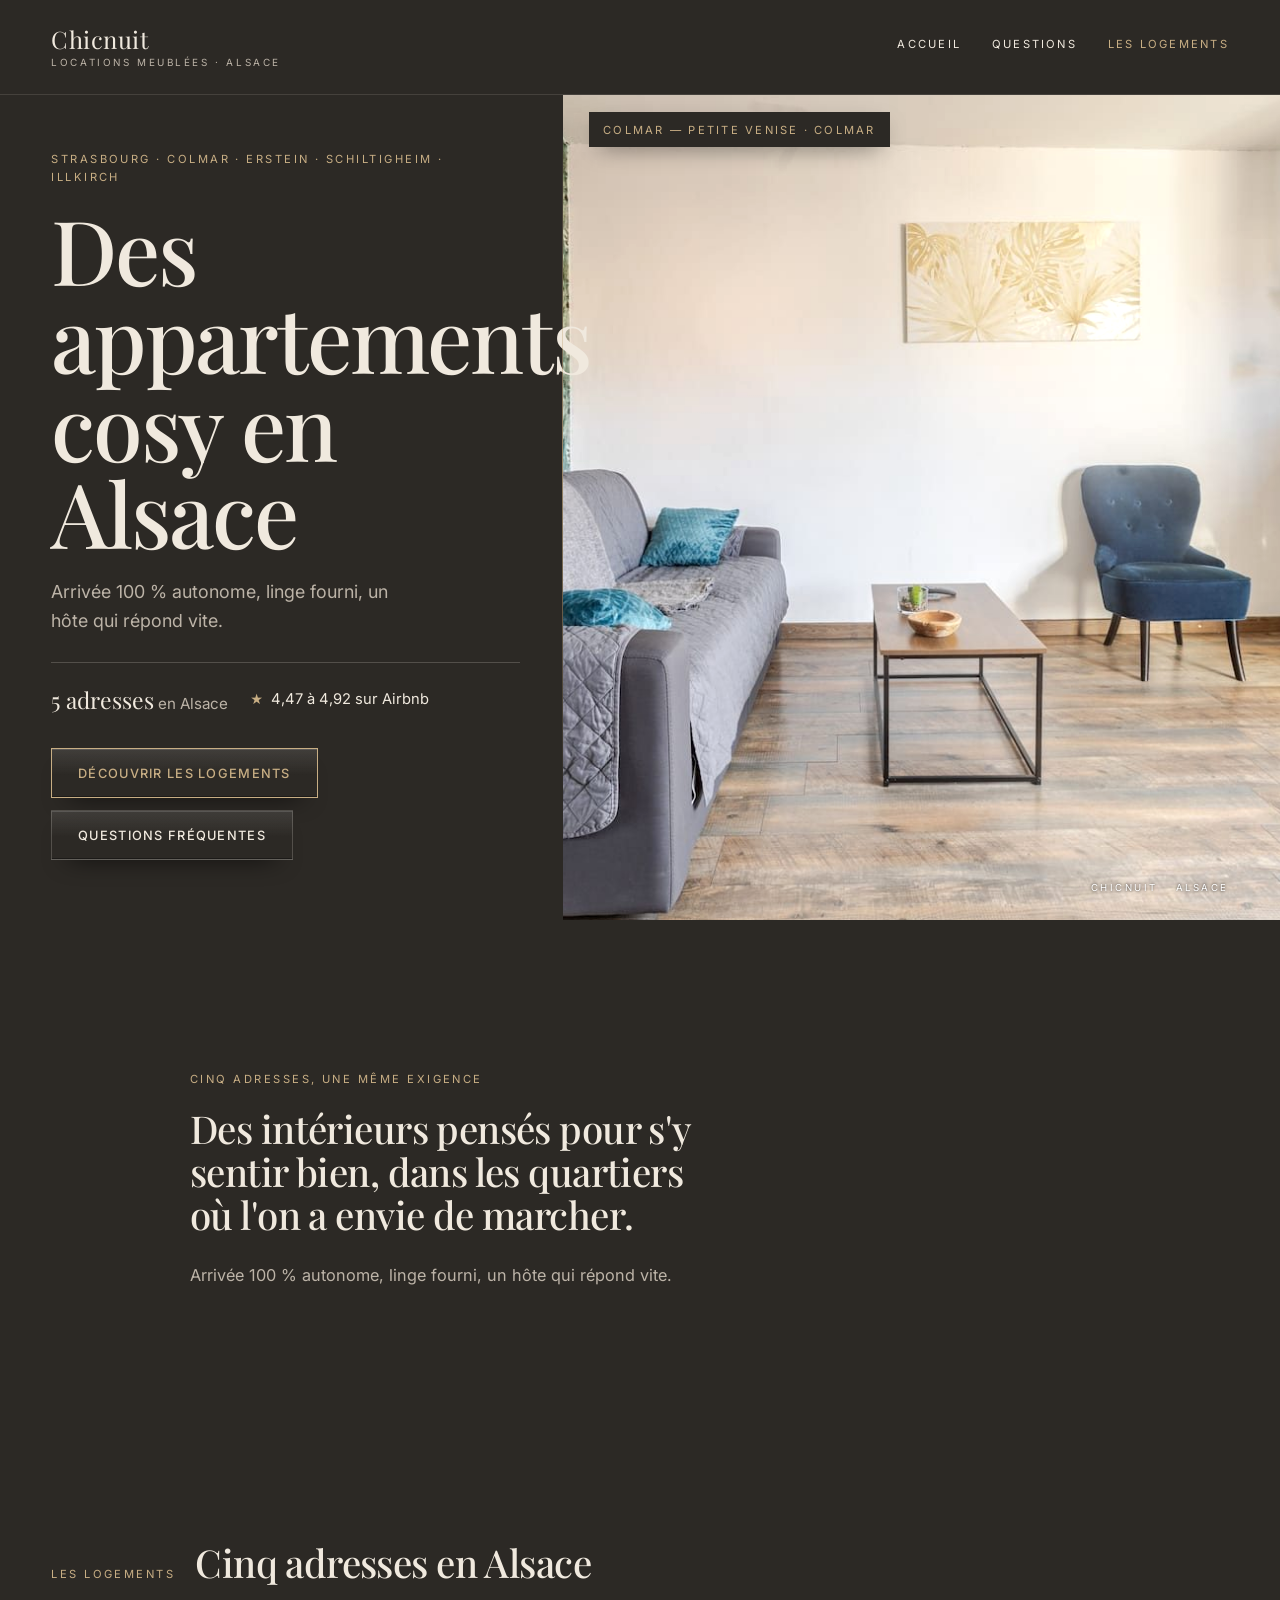
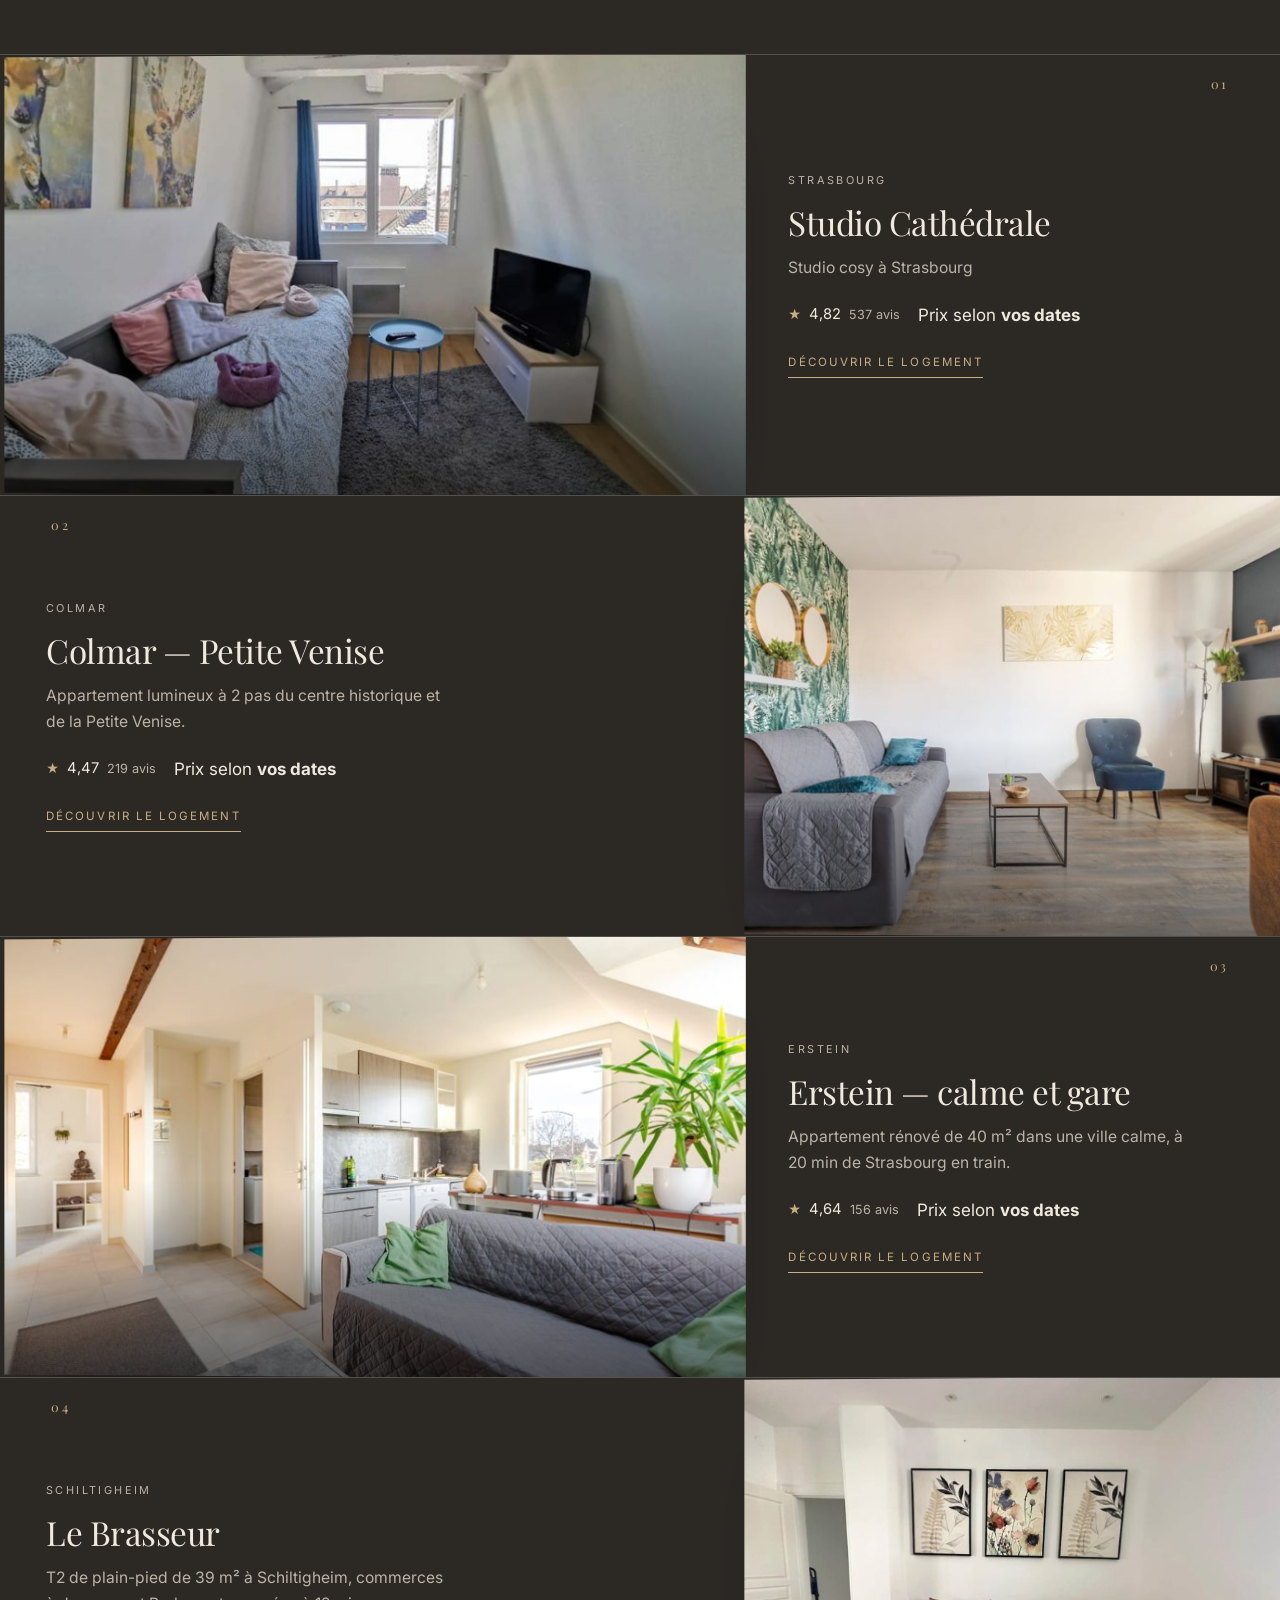
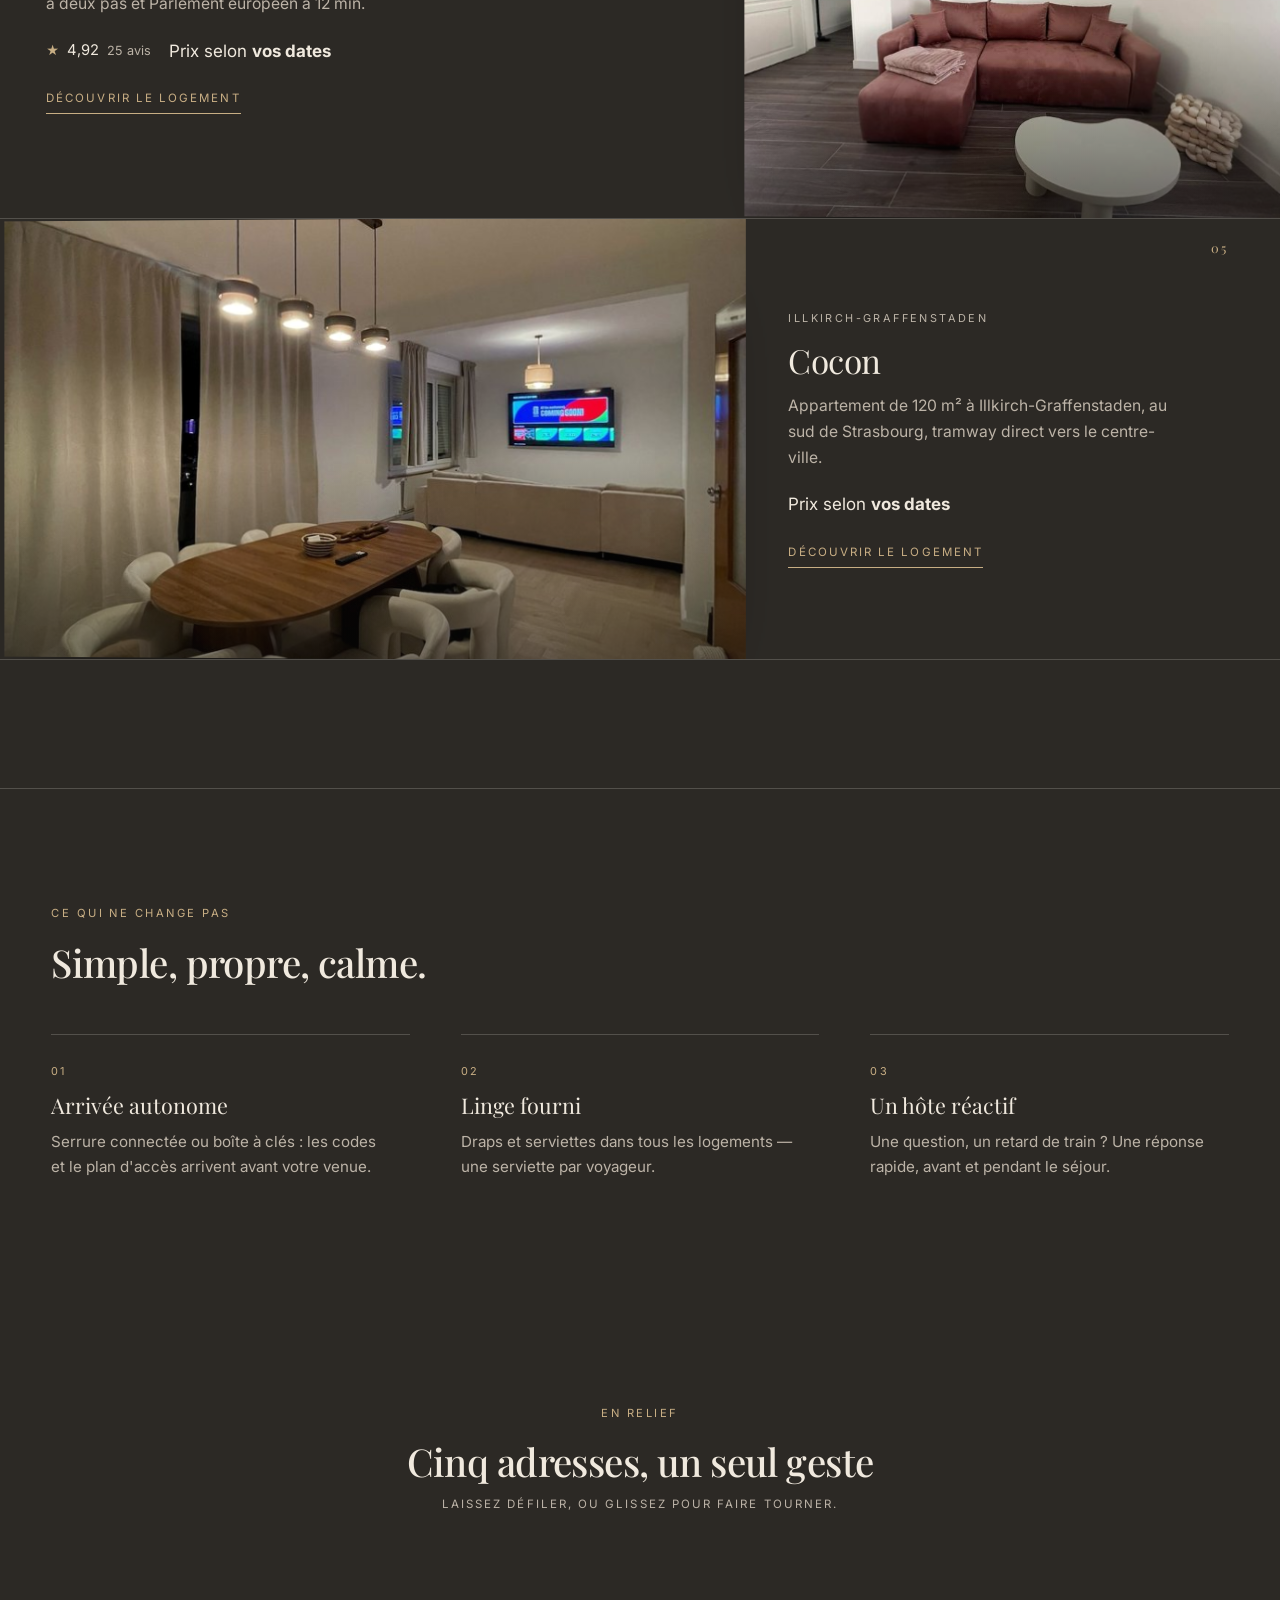
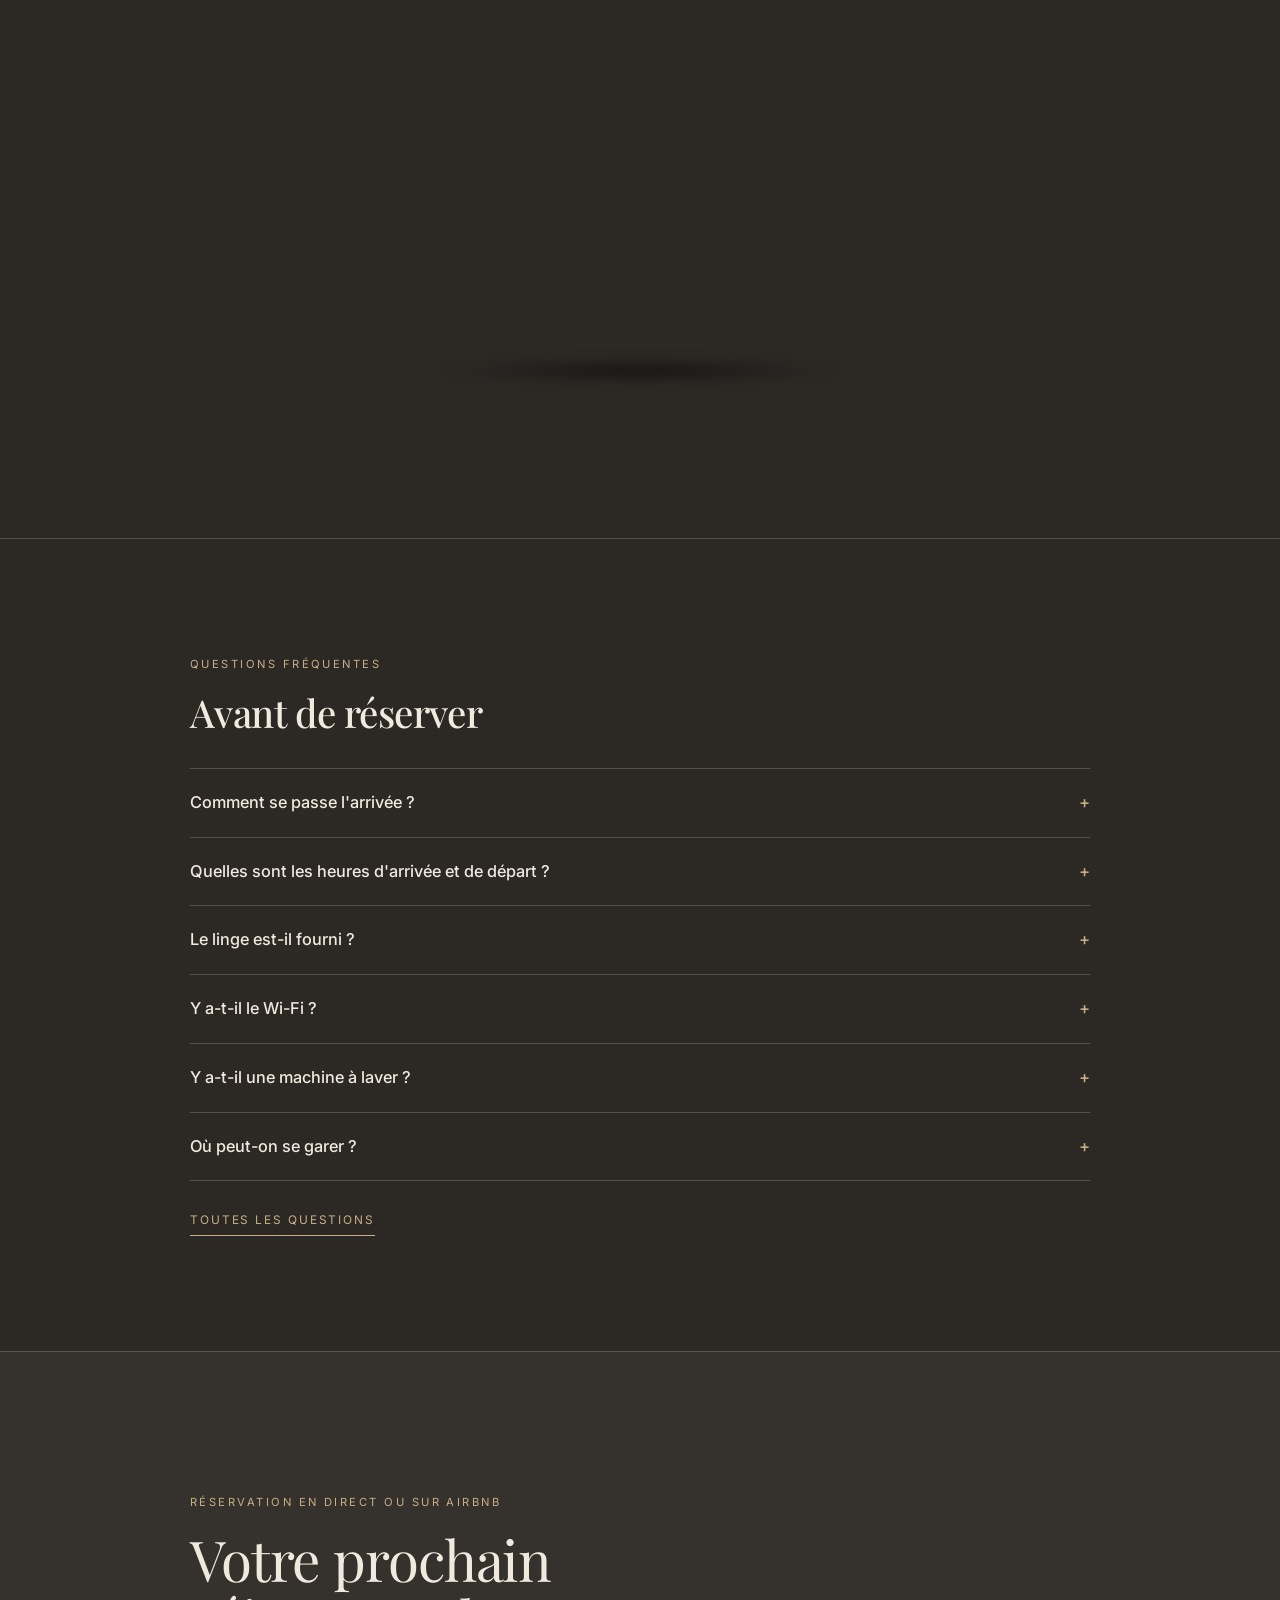
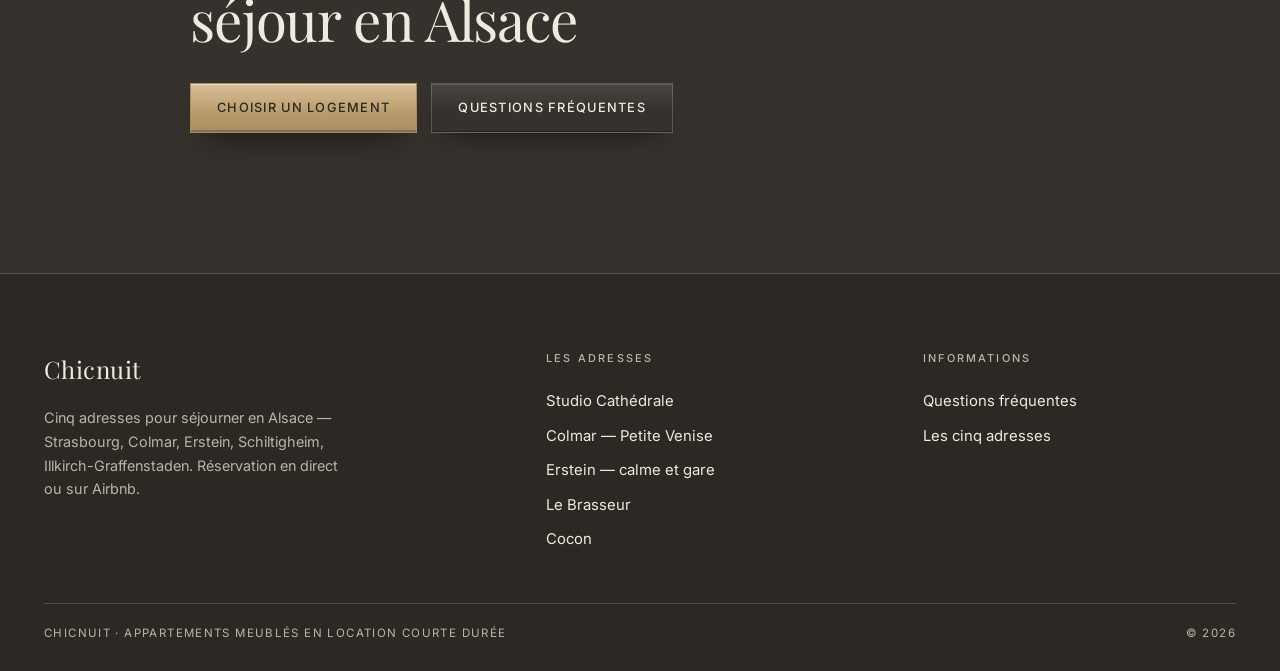
<file: index.html>
<!DOCTYPE html>
<html lang="fr">
<head>
<meta charset="utf-8">
<meta name="viewport" content="width=device-width, initial-scale=1">
<title>Chicnuit — Appartements en location à Strasbourg, Colmar, Erstein & Schiltigheim</title>
<meta name="description" content="Appartements meublés Chicnuit en Alsace : Strasbourg centre/Cathédrale, Colmar Petite Venise, Erstein, Schiltigheim, Illkirch. Arrivée autonome, linge fourni, réservation en direct ou sur Airbnb.">
<meta name="robots" content="index,follow">
<link rel="icon" href="data:image/svg+xml,%3Csvg xmlns='http://www.w3.org/2000/svg' viewBox='0 0 32 32'%3E%3Crect width='32' height='32' fill='%230b0a09'/%3E%3Ctext x='16' y='22' font-family='Georgia,serif' font-size='18' fill='%23c0a062' text-anchor='middle'%3EC%3C/text%3E%3C/svg%3E">
<link rel="preconnect" href="https://fonts.googleapis.com">
<link rel="preconnect" href="https://fonts.gstatic.com" crossorigin>
<link href="https://fonts.googleapis.com/css2?family=Playfair+Display:ital,wght@0,400;0,500;1,400&family=Inter:wght@300;400;500&display=swap" rel="stylesheet">
<link rel="stylesheet" href="assets/style.css?v=202611261226">
<link rel="canonical" href="https://sengchanhkano-prog.github.io/chicnuit/">
<meta property="og:type" content="website">
<meta property="og:title" content="Chicnuit — Appartements en location à Strasbourg, Colmar, Erstein & Schiltigheim">
<meta property="og:description" content="Appartements meublés Chicnuit en Alsace : Strasbourg centre/Cathédrale, Colmar Petite Venise, Erstein, Schiltigheim, Illkirch. Arrivée autonome, linge fourni, réservation en direct ou sur Airbnb.">
<meta property="og:url" content="https://sengchanhkano-prog.github.io/chicnuit/">
<meta property="og:image" content="https://sengchanhkano-prog.github.io/chicnuit/img/cathedrale-01.jpg">
<meta property="og:locale" content="fr_FR">
<meta name="twitter:card" content="summary_large_image">
<script type="application/ld+json">{"@context": "https://schema.org", "@type": "Organization", "name": "Chicnuit", "url": "https://sengchanhkano-prog.github.io/chicnuit/", "description": "Locations d'appartements meublés en Alsace : Strasbourg, Colmar, Erstein, Schiltigheim, Illkirch. Réservation en direct ou via Airbnb.", "areaServed": "Alsace, France", "founder": {"@type": "Person", "name": "Kano SENGCHANH"}}</script>
</head>
<body data-theme="A">
<a class="skip" href="#principal">Aller au contenu</a>
<header class="topbar">
  <div class="topbar-in">
    <a class="marque" href="index.html" aria-label="Chicnuit — accueil">
      <span class="marque-nom">Chicnuit</span>
      <span class="marque-sur">Locations meublées · Alsace</span>
    </a>
    <nav class="nav" aria-label="Navigation principale"><a href="index.html" class="nav-l">Accueil</a><a href="faq.html" class="nav-l">Questions</a>
      <a class="nav-l nav-cta" href="index.html#adresses">Les logements</a>
    </nav>
    <button class="burger" type="button" aria-expanded="false" aria-controls="menu-mobile">
      <span></span><span></span><span></span><span class="burger-txt">Menu</span>
    </button>
  </div>
  <div class="menu-mobile" id="menu-mobile" hidden>
    <nav aria-label="Navigation téléphone">
      <a href="index.html">Accueil</a>
      <a href="index.html#adresses">Les logements</a>
      <a href="faq.html">Questions fréquentes</a>
    </nav>
    <p class="menu-note">Réservation en direct ou sur Airbnb · arrivée autonome</p>
  </div>
</header>
<main id="principal">
<section class="hero">
  <div class="hero-media"><div class="slide is-on"><span class="slide-titre">Studio Cathédrale · Strasbourg</span><img src="img/cathedrale-01.jpg" srcset="img/cathedrale-01-800.jpg 800w, img/cathedrale-01.jpg 1440w" sizes="100vw" alt="cathedrale — photo 1" loading="eager" decoding="async"></div><div class="slide"><span class="slide-titre">Colmar — Petite Venise · Colmar</span><img src="img/colmar-01.jpg" srcset="img/colmar-01-800.jpg 800w, img/colmar-01.jpg 1440w" sizes="100vw" alt="colmar — photo 1" loading="lazy" decoding="async"></div><div class="slide"><span class="slide-titre">Erstein — calme et gare · Erstein</span><img src="img/erstein-01.jpg" srcset="img/erstein-01-800.jpg 800w, img/erstein-01.jpg 1440w" sizes="100vw" alt="erstein — photo 1" loading="lazy" decoding="async"></div><div class="slide"><span class="slide-titre">Le Brasseur · Schiltigheim</span><img src="img/brasseur-01.jpg" srcset="img/brasseur-01-800.jpg 800w, img/brasseur-01.jpg 1440w" sizes="100vw" alt="brasseur — photo 1" loading="lazy" decoding="async"></div><div class="slide"><span class="slide-titre">Cocon · Illkirch-Graffenstaden</span><img src="img/cocon-19.jpg" srcset="img/cocon-19-800.jpg 800w, img/cocon-19.jpg 1440w" sizes="100vw" alt="cocon — photo 19" loading="lazy" decoding="async"></div><div class="hero-voile"></div></div>
  <div class="hero-contenu">
    <p class="eyebrow">Strasbourg · Colmar · Erstein · Schiltigheim · Illkirch</p>
    <h1 class="display">Des appartements cosy en Alsace</h1>
    <p class="lede">Arrivée 100 % autonome, linge fourni, un hôte qui répond vite.</p>
    <div class="hero-meta"><span class="prix"><b>5 adresses</b> en Alsace</span>
      <span class="note"><span class="note-e">★</span> 4,47 à 4,92 sur Airbnb</span></div>
    <div class="hero-actions"><a class="btn" href="#adresses">Découvrir les logements</a>
      <a class="btn btn--ghost" href="faq.html">Questions fréquentes</a></div>
  </div>
  <div class="hero-fil" aria-hidden="true"><span>Chicnuit</span><span>Alsace</span></div>
</section>

<section class="manifeste">
  <div class="manifeste-in">
    <p class="eyebrow">Cinq adresses, une même exigence</p>
    <h2 class="titre-2">Des intérieurs pensés pour s'y sentir bien,
    dans les quartiers où l'on a envie de marcher.</h2>
    <p class="manifeste-txt">Arrivée 100 % autonome, linge fourni, un hôte qui répond vite.</p>
  </div>
</section>

<section class="adresses" id="adresses">
  <div class="adresses-tete">
    <p class="eyebrow">Les logements</p>
    <h2 class="titre-2">Cinq adresses en Alsace</h2>
  </div>
  <div class="adresses-piste"><article class="addr" data-num="01">
  <a class="addr-cadre" href="apartments/cathedrale.html" aria-label="Studio Cathédrale"><div class="addr-media"><img src="img/cathedrale-01-800.jpg" alt="Studio Cathédrale" loading="eager" decoding="async"></div></a>
  <div class="addr-corps">
    <p class="addr-ville">Strasbourg</p>
    <h3 class="addr-nom">Studio Cathédrale</h3>
    <p class="addr-texte">Studio cosy à Strasbourg</p>
    <div class="addr-meta"><span class="note"><span class="note-e">★</span> 4,82<span class="note-a">537 avis</span></span><span class="addr-prix">Prix selon <b>vos dates</b></span></div>
    <a class="addr-lien" href="apartments/cathedrale.html">Découvrir le logement</a>
  </div>
</article><article class="addr" data-num="02">
  <a class="addr-cadre" href="apartments/colmar.html" aria-label="Colmar — Petite Venise"><div class="addr-media"><img src="img/colmar-01-800.jpg" alt="Colmar — Petite Venise" loading="eager" decoding="async"></div></a>
  <div class="addr-corps">
    <p class="addr-ville">Colmar</p>
    <h3 class="addr-nom">Colmar — Petite Venise</h3>
    <p class="addr-texte">Appartement lumineux à 2 pas du centre historique et de la Petite Venise.</p>
    <div class="addr-meta"><span class="note"><span class="note-e">★</span> 4,47<span class="note-a">219 avis</span></span><span class="addr-prix">Prix selon <b>vos dates</b></span></div>
    <a class="addr-lien" href="apartments/colmar.html">Découvrir le logement</a>
  </div>
</article><article class="addr" data-num="03">
  <a class="addr-cadre" href="apartments/erstein.html" aria-label="Erstein — calme et gare"><div class="addr-media"><img src="img/erstein-01-800.jpg" alt="Erstein — calme et gare" loading="lazy" decoding="async"></div></a>
  <div class="addr-corps">
    <p class="addr-ville">Erstein</p>
    <h3 class="addr-nom">Erstein — calme et gare</h3>
    <p class="addr-texte">Appartement rénové de 40 m² dans une ville calme, à 20 min de Strasbourg en train.</p>
    <div class="addr-meta"><span class="note"><span class="note-e">★</span> 4,64<span class="note-a">156 avis</span></span><span class="addr-prix">Prix selon <b>vos dates</b></span></div>
    <a class="addr-lien" href="apartments/erstein.html">Découvrir le logement</a>
  </div>
</article><article class="addr" data-num="04">
  <a class="addr-cadre" href="apartments/brasseur.html" aria-label="Le Brasseur"><div class="addr-media"><img src="img/brasseur-01-800.jpg" alt="Le Brasseur" loading="lazy" decoding="async"></div></a>
  <div class="addr-corps">
    <p class="addr-ville">Schiltigheim</p>
    <h3 class="addr-nom">Le Brasseur</h3>
    <p class="addr-texte">T2 de plain-pied de 39 m² à Schiltigheim, commerces à deux pas et Parlement européen à 12 min.</p>
    <div class="addr-meta"><span class="note"><span class="note-e">★</span> 4,92<span class="note-a">25 avis</span></span><span class="addr-prix">Prix selon <b>vos dates</b></span></div>
    <a class="addr-lien" href="apartments/brasseur.html">Découvrir le logement</a>
  </div>
</article><article class="addr" data-num="05">
  <a class="addr-cadre" href="apartments/cocon.html" aria-label="Cocon"><div class="addr-media"><img src="img/cocon-19-800.jpg" alt="Cocon" loading="lazy" decoding="async"></div></a>
  <div class="addr-corps">
    <p class="addr-ville">Illkirch-Graffenstaden</p>
    <h3 class="addr-nom">Cocon</h3>
    <p class="addr-texte">Appartement de 120 m² à Illkirch-Graffenstaden, au sud de Strasbourg, tramway direct vers le centre-ville.</p>
    <div class="addr-meta"><span class="addr-prix">Prix selon <b>vos dates</b></span></div>
    <a class="addr-lien" href="apartments/cocon.html">Découvrir le logement</a>
  </div>
</article></div>
</section>

<section class="experience">
  <div class="experience-in">
    <p class="eyebrow">Ce qui ne change pas</p>
    <h2 class="titre-2">Simple, propre, calme.</h2>
    <div class="promesses"><div class="promesse"><span class="promesse-n">01</span><h3>Arrivée autonome</h3><p>Serrure connectée ou boîte à clés : les codes et le plan d'accès arrivent avant votre venue.</p></div><div class="promesse"><span class="promesse-n">02</span><h3>Linge fourni</h3><p>Draps et serviettes dans tous les logements — une serviette par voyageur.</p></div><div class="promesse"><span class="promesse-n">03</span><h3>Un hôte réactif</h3><p>Une question, un retard de train ? Une réponse rapide, avant et pendant le séjour.</p></div></div>
  </div>
</section>


<section class="anneau" aria-label="Les logements en relief">
  <div class="anneau-tete">
    <p class="eyebrow">En relief</p>
    <h2 class="titre-2">Cinq adresses, un seul geste</h2>
    <p class="anneau-note">Laissez défiler, ou glissez pour faire tourner.</p>
  </div>
  <div class="anneau-scene">
    <div class="anneau-piste" data-anneau><a class="anneau-carte" href="apartments/cathedrale.html" style="--i:0">
  <span class="anneau-img"><img src="img/cathedrale-01-800.jpg" alt="Studio Cathédrale" loading="lazy" decoding="async"></span>
  <span class="anneau-txt"><span class="anneau-ville">Strasbourg</span>
  <span class="anneau-nom">Studio Cathédrale</span><span class="anneau-prix">Prix selon <b>vos dates</b></span></span>
</a><a class="anneau-carte" href="apartments/colmar.html" style="--i:1">
  <span class="anneau-img"><img src="img/colmar-01-800.jpg" alt="Colmar — Petite Venise" loading="lazy" decoding="async"></span>
  <span class="anneau-txt"><span class="anneau-ville">Colmar</span>
  <span class="anneau-nom">Colmar — Petite Venise</span><span class="anneau-prix">Prix selon <b>vos dates</b></span></span>
</a><a class="anneau-carte" href="apartments/erstein.html" style="--i:2">
  <span class="anneau-img"><img src="img/erstein-01-800.jpg" alt="Erstein — calme et gare" loading="lazy" decoding="async"></span>
  <span class="anneau-txt"><span class="anneau-ville">Erstein</span>
  <span class="anneau-nom">Erstein — calme et gare</span><span class="anneau-prix">Prix selon <b>vos dates</b></span></span>
</a><a class="anneau-carte" href="apartments/brasseur.html" style="--i:3">
  <span class="anneau-img"><img src="img/brasseur-01-800.jpg" alt="Le Brasseur" loading="lazy" decoding="async"></span>
  <span class="anneau-txt"><span class="anneau-ville">Schiltigheim</span>
  <span class="anneau-nom">Le Brasseur</span><span class="anneau-prix">Prix selon <b>vos dates</b></span></span>
</a><a class="anneau-carte" href="apartments/cocon.html" style="--i:4">
  <span class="anneau-img"><img src="img/cocon-19-800.jpg" alt="Cocon" loading="lazy" decoding="async"></span>
  <span class="anneau-txt"><span class="anneau-ville">Illkirch-Graffenstaden</span>
  <span class="anneau-nom">Cocon</span><span class="anneau-prix">Prix selon <b>vos dates</b></span></span>
</a></div>
  </div>
  <div class="anneau-ombre" aria-hidden="true"></div>
</section>


<section class="faq">
  <div class="faq-in">
    <p class="eyebrow">Questions fréquentes</p>
    <h2 class="titre-2">Avant de réserver</h2>
    <div class="faq-liste"><details class="faq-item"><summary>Comment se passe l'arrivée ?</summary><p>Arrivée 100 % autonome : serrure connectée Igloohome ou boîte à clés selon le logement. Les codes, photos et instructions sont envoyés avant l'arrivée.</p></details><details class="faq-item"><summary>Quelles sont les heures d'arrivée et de départ ?</summary><p>Elles dépendent du logement : arrivée entre 13 h et 15 h, départ entre 10 h et 11 h. Les horaires exacts sont indiqués sur la page de chaque logement.</p></details><details class="faq-item"><summary>Le linge est-il fourni ?</summary><p>Oui : draps et serviettes fournis dans tous nos logements (1 serviette par voyageur).</p></details><details class="faq-item"><summary>Y a-t-il le Wi-Fi ?</summary><p>Oui, le Wi-Fi est gratuit dans tous nos logements (fibre au Studio Cathédrale, à Colmar et à Erstein).</p></details><details class="faq-item"><summary>Y a-t-il une machine à laver ?</summary><p>Oui au Brasseur et au Cocon, avec un sèche-linge. Pour les autres logements, demandez-nous avant de réserver.</p></details><details class="faq-item"><summary>Où peut-on se garer ?</summary><p>Cela dépend du logement. À Erstein et près du Cocon, le stationnement est gratuit dans les rues. Au Brasseur, la zone bleue devant est payante et des places gratuites se trouvent dans les rues à côté. À Strasbourg, le parking des Bateliers (payant) est à 7 min à pied. À Colmar, la rue est payante du lundi au samedi, de 9 h à 19 h (gratuite le soir et le dimanche) et le parking de la Manufacture est gratuit à 8 min. Le détail est rappelé sur chaque page.</p></details></div>
    <a class="lien" href="faq.html">Toutes les questions</a>
  </div>
</section>

<section class="cta">
  <div class="cta-in">
    <p class="eyebrow">Réservation en direct ou sur Airbnb</p>
    <h2 class="display-2">Votre prochain séjour en Alsace</h2>
    <div class="hero-actions"><a class="btn btn--plein" href="#adresses">Choisir un logement</a>
      <a class="btn btn--ghost" href="faq.html">Questions fréquentes</a></div>
  </div>
</section>
</main>
<footer class="pied">
  <div class="pied-in">
    <div class="pied-marque">
      <span class="marque-nom">Chicnuit</span>
      <p>Cinq adresses pour séjourner en Alsace — Strasbourg, Colmar, Erstein, Schiltigheim,
      Illkirch-Graffenstaden. Réservation en direct ou sur Airbnb.</p>
    </div>
    <nav class="pied-nav" aria-label="Les logements"><h2>Les adresses</h2><ul><li><a href="apartments/cathedrale.html">Studio Cathédrale</a></li><li><a href="apartments/colmar.html">Colmar — Petite Venise</a></li><li><a href="apartments/erstein.html">Erstein — calme et gare</a></li><li><a href="apartments/brasseur.html">Le Brasseur</a></li><li><a href="apartments/cocon.html">Cocon</a></li></ul></nav>
    <nav class="pied-nav" aria-label="Informations"><h2>Informations</h2>
      <ul><li><a href="faq.html">Questions fréquentes</a></li>
      <li><a href="index.html#adresses">Les cinq adresses</a></li></ul>
    </nav>
  </div>
  <div class="pied-legal"><span>Chicnuit · Appartements meublés en location courte durée</span><span>© 2026</span></div>
</footer>
<script src="assets/app.js?v=202611261226" defer></script>
</body>
</html>
</file>
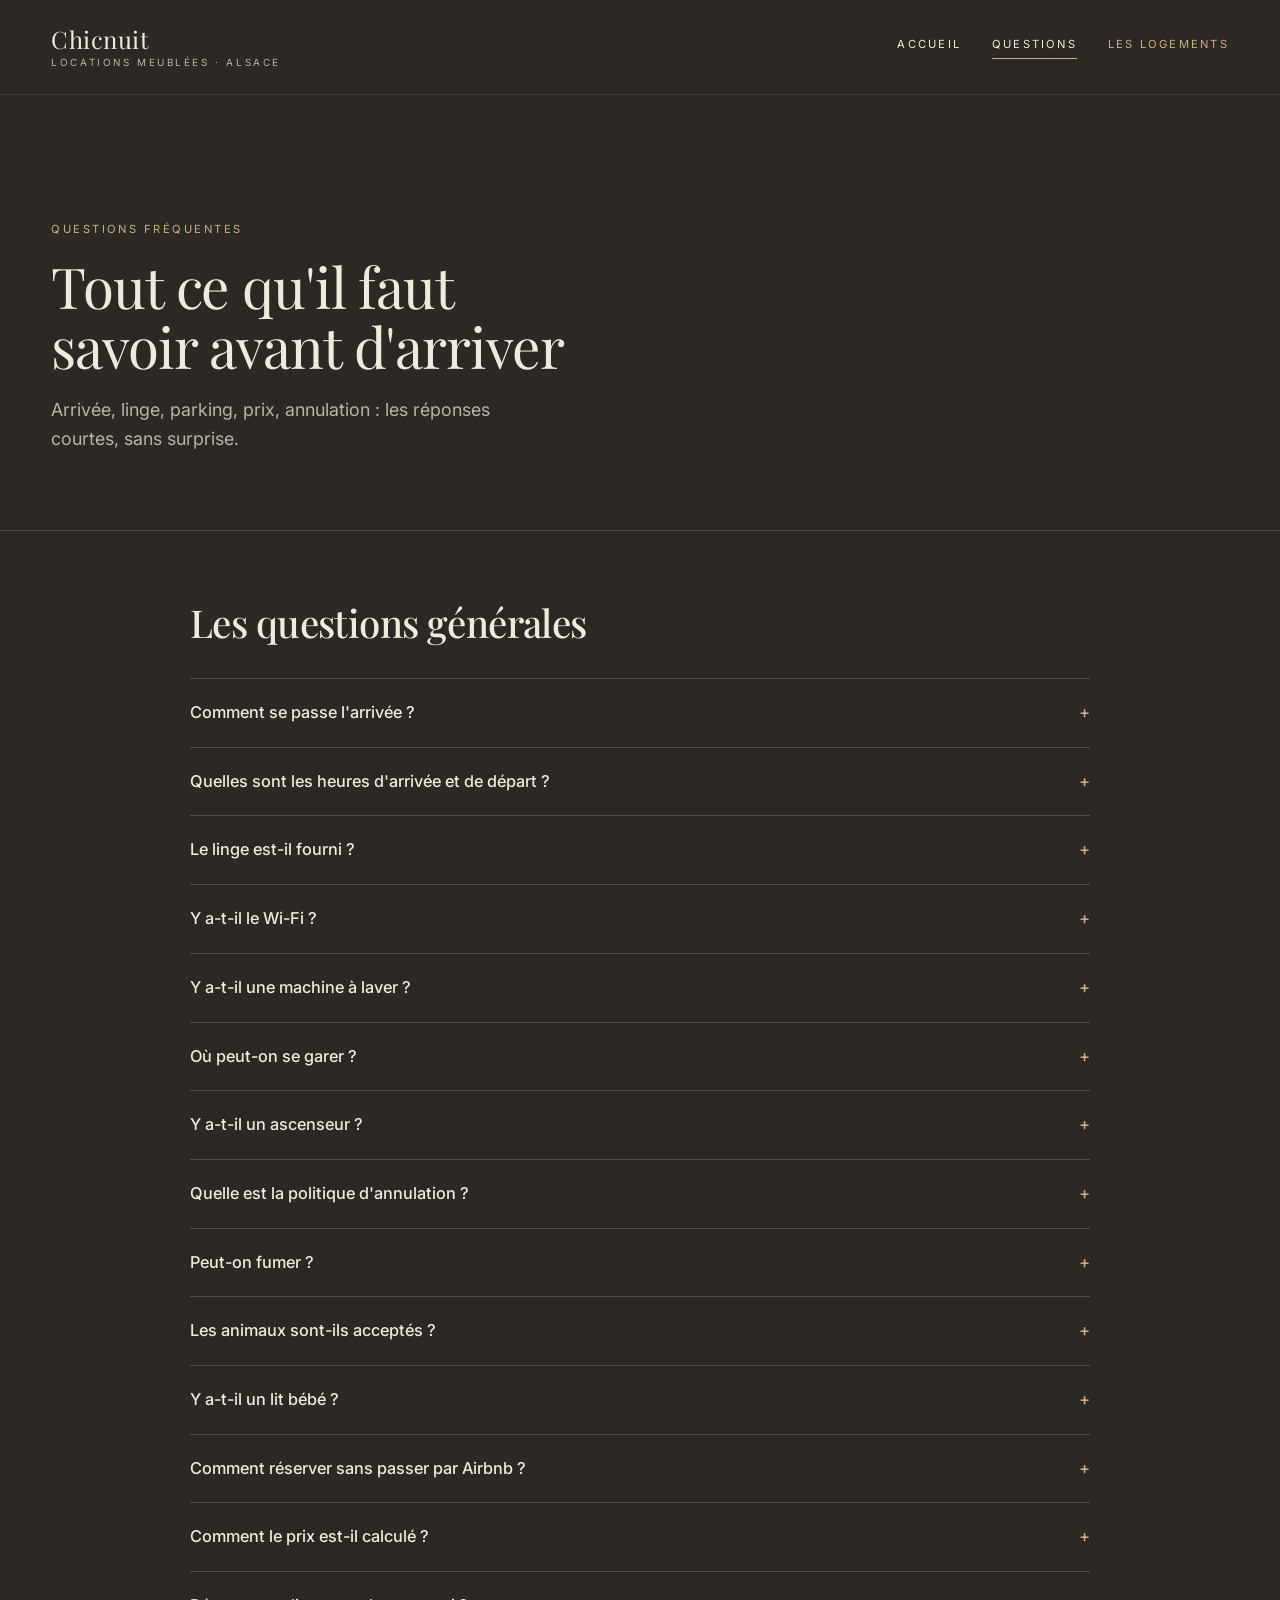
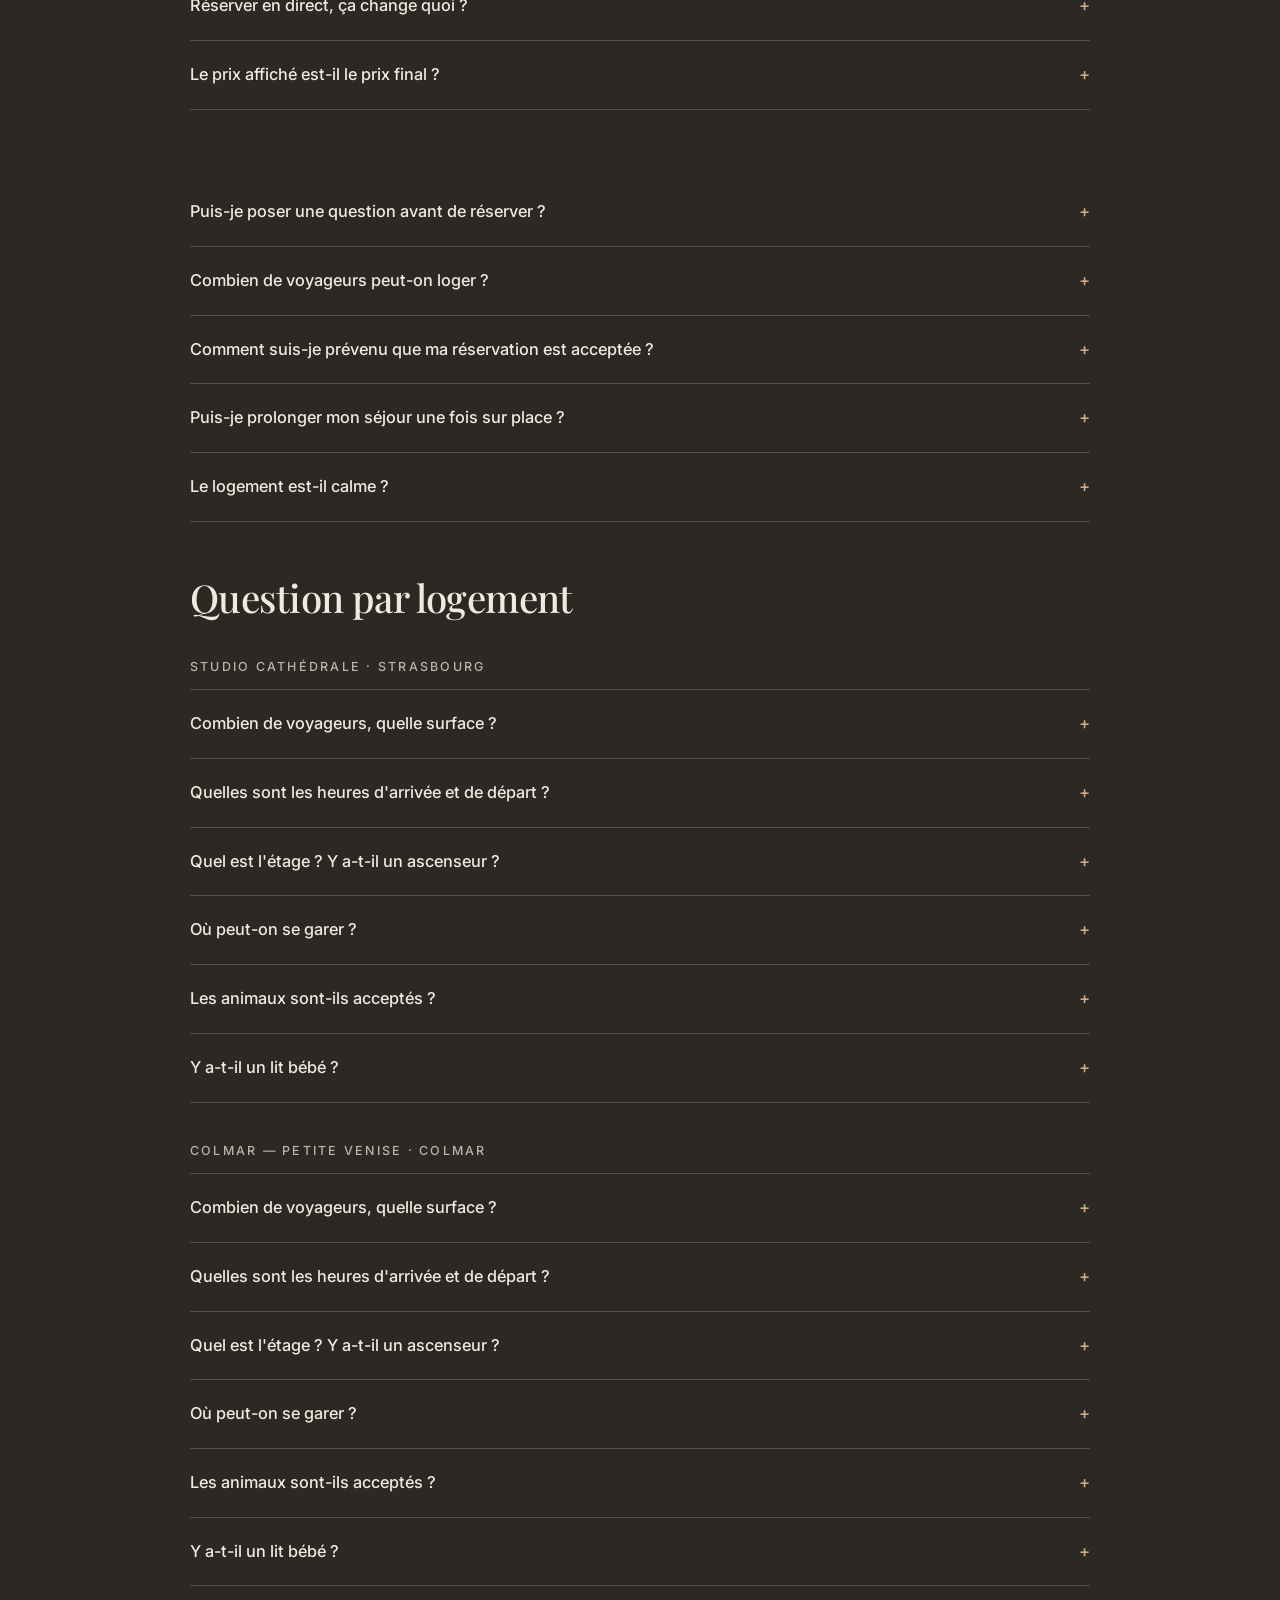
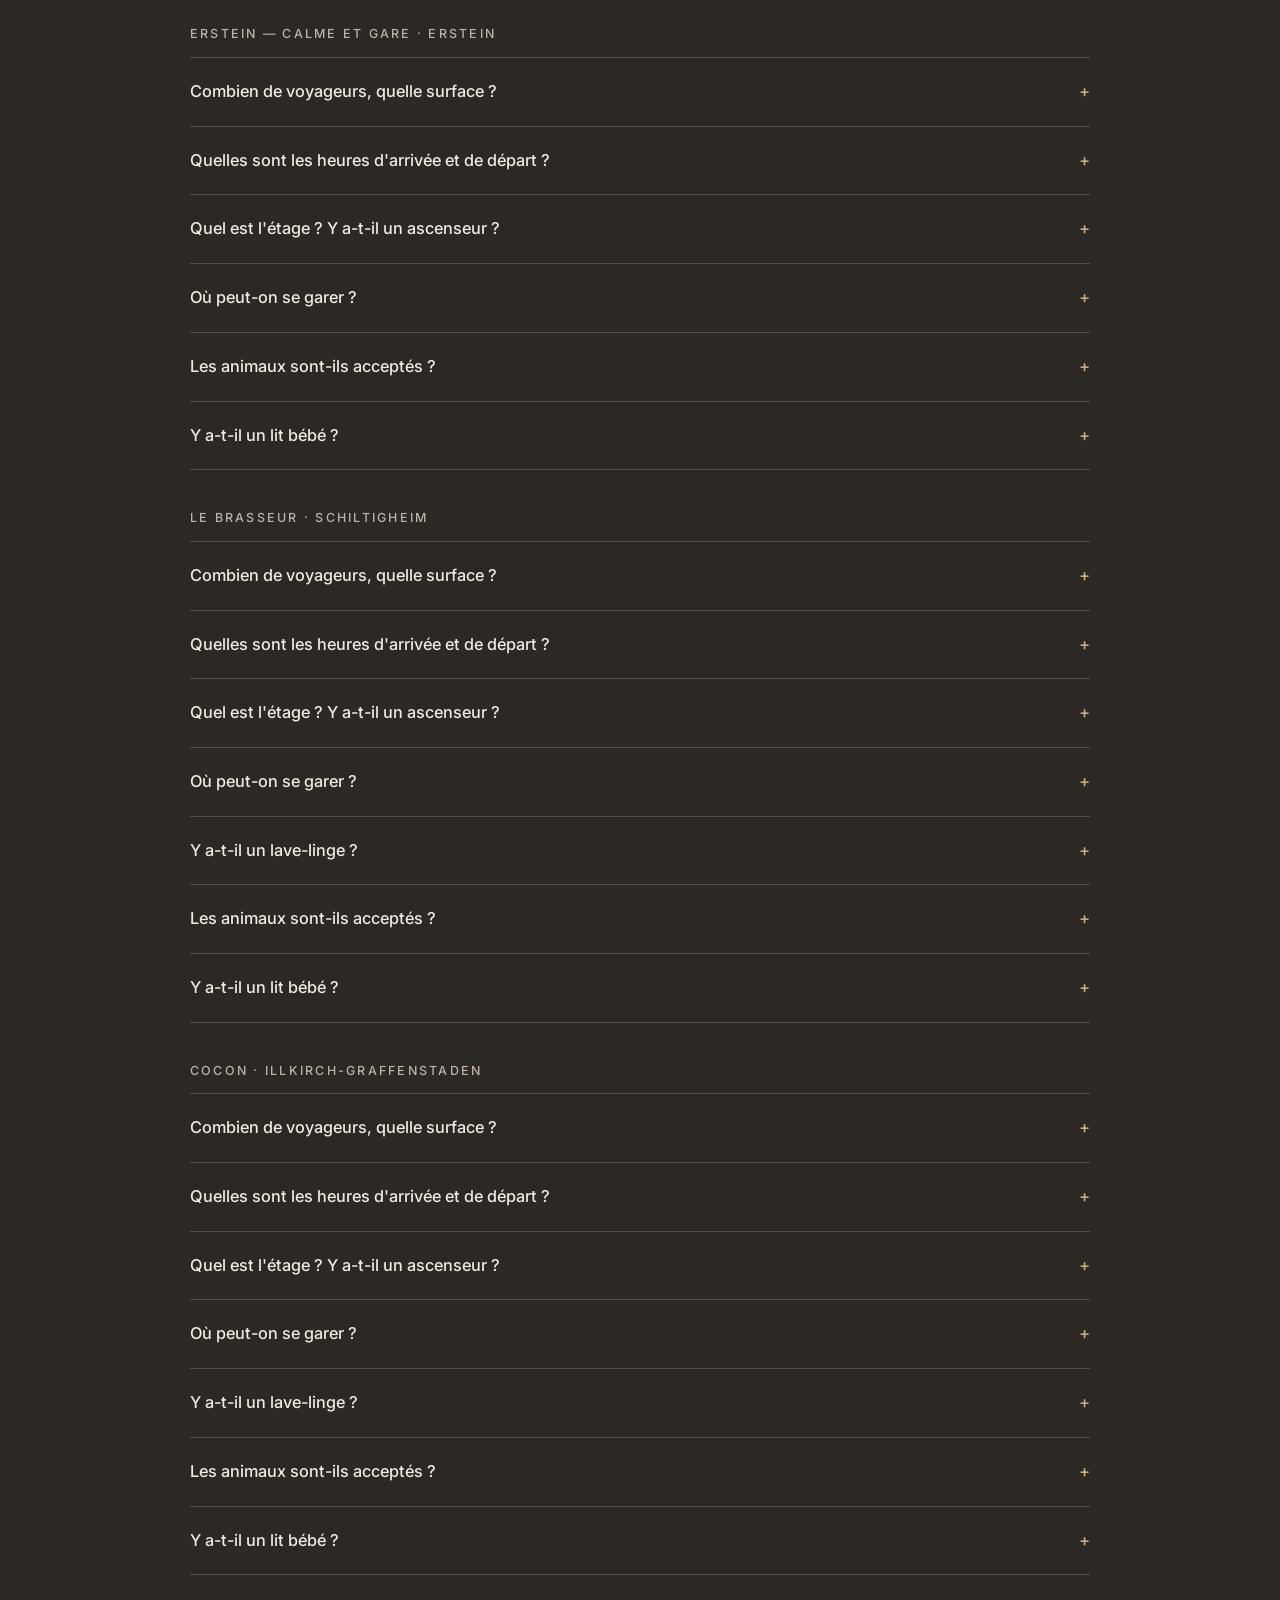
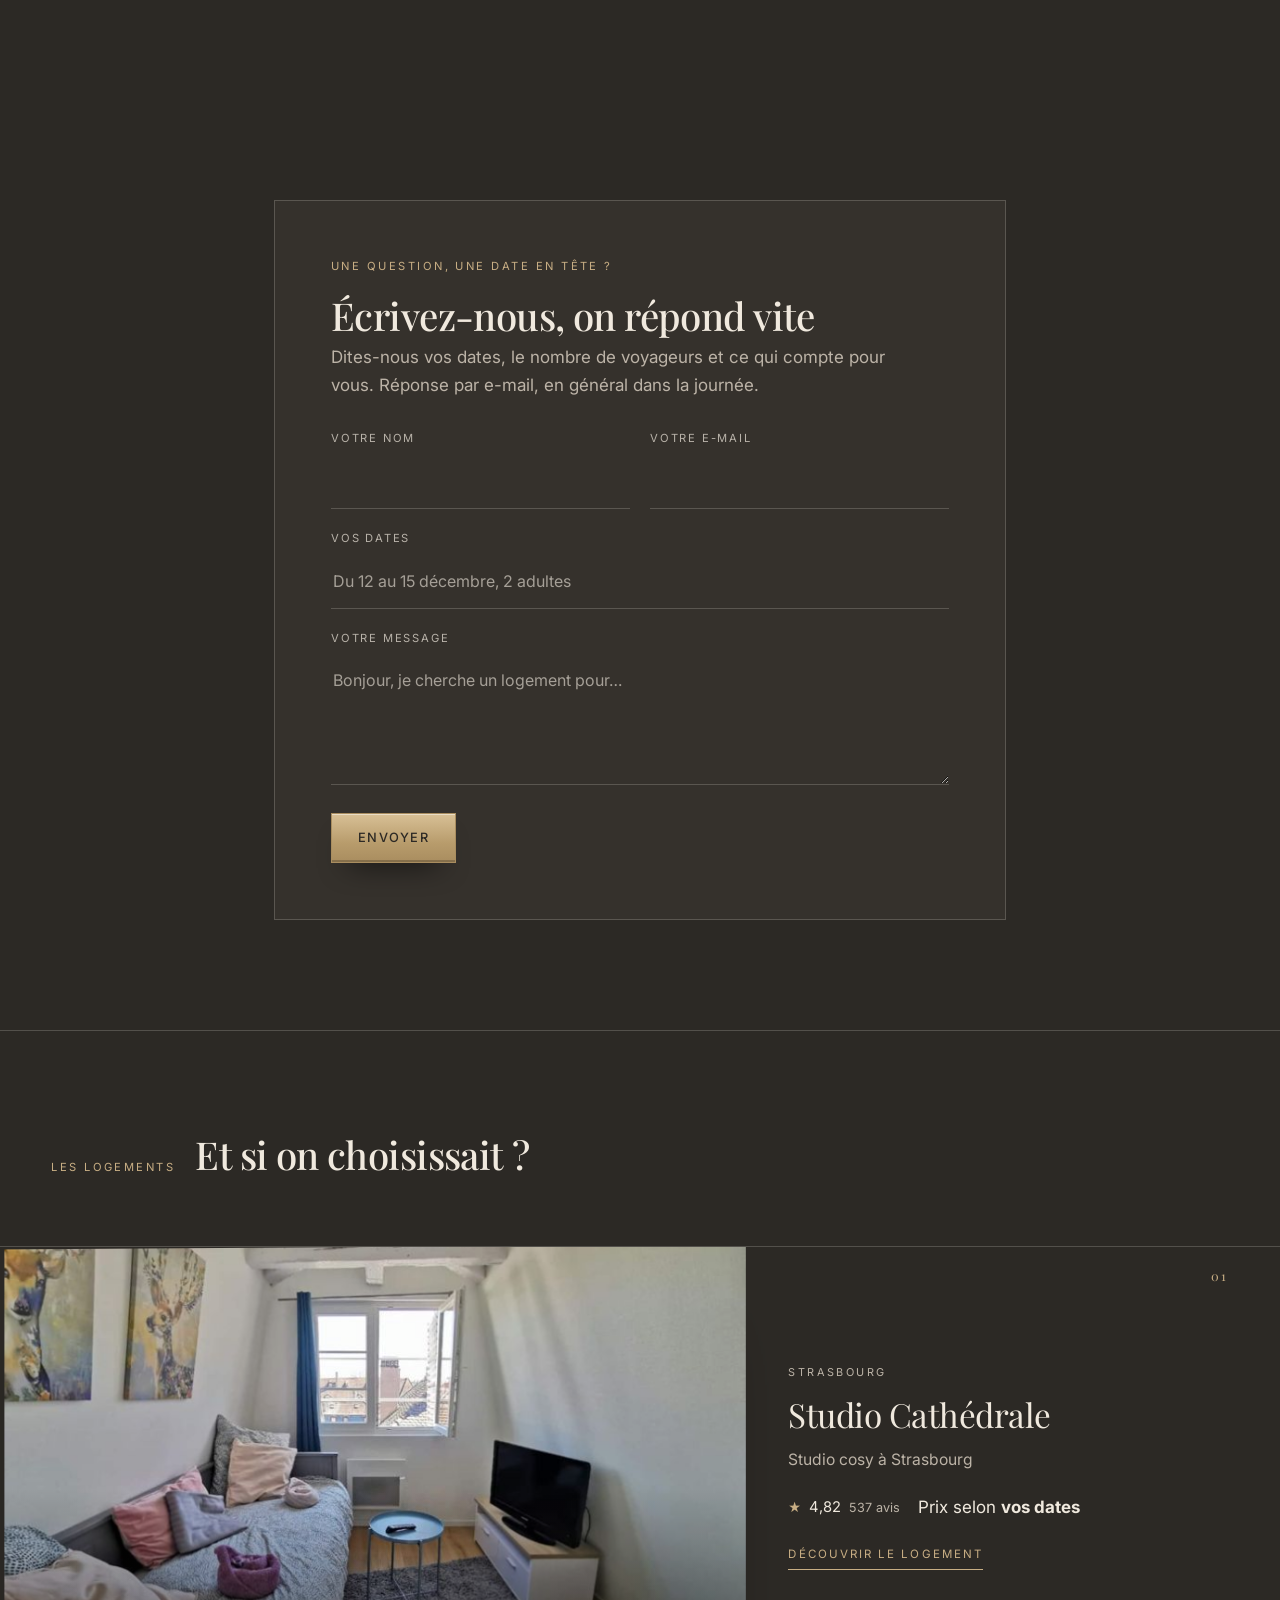
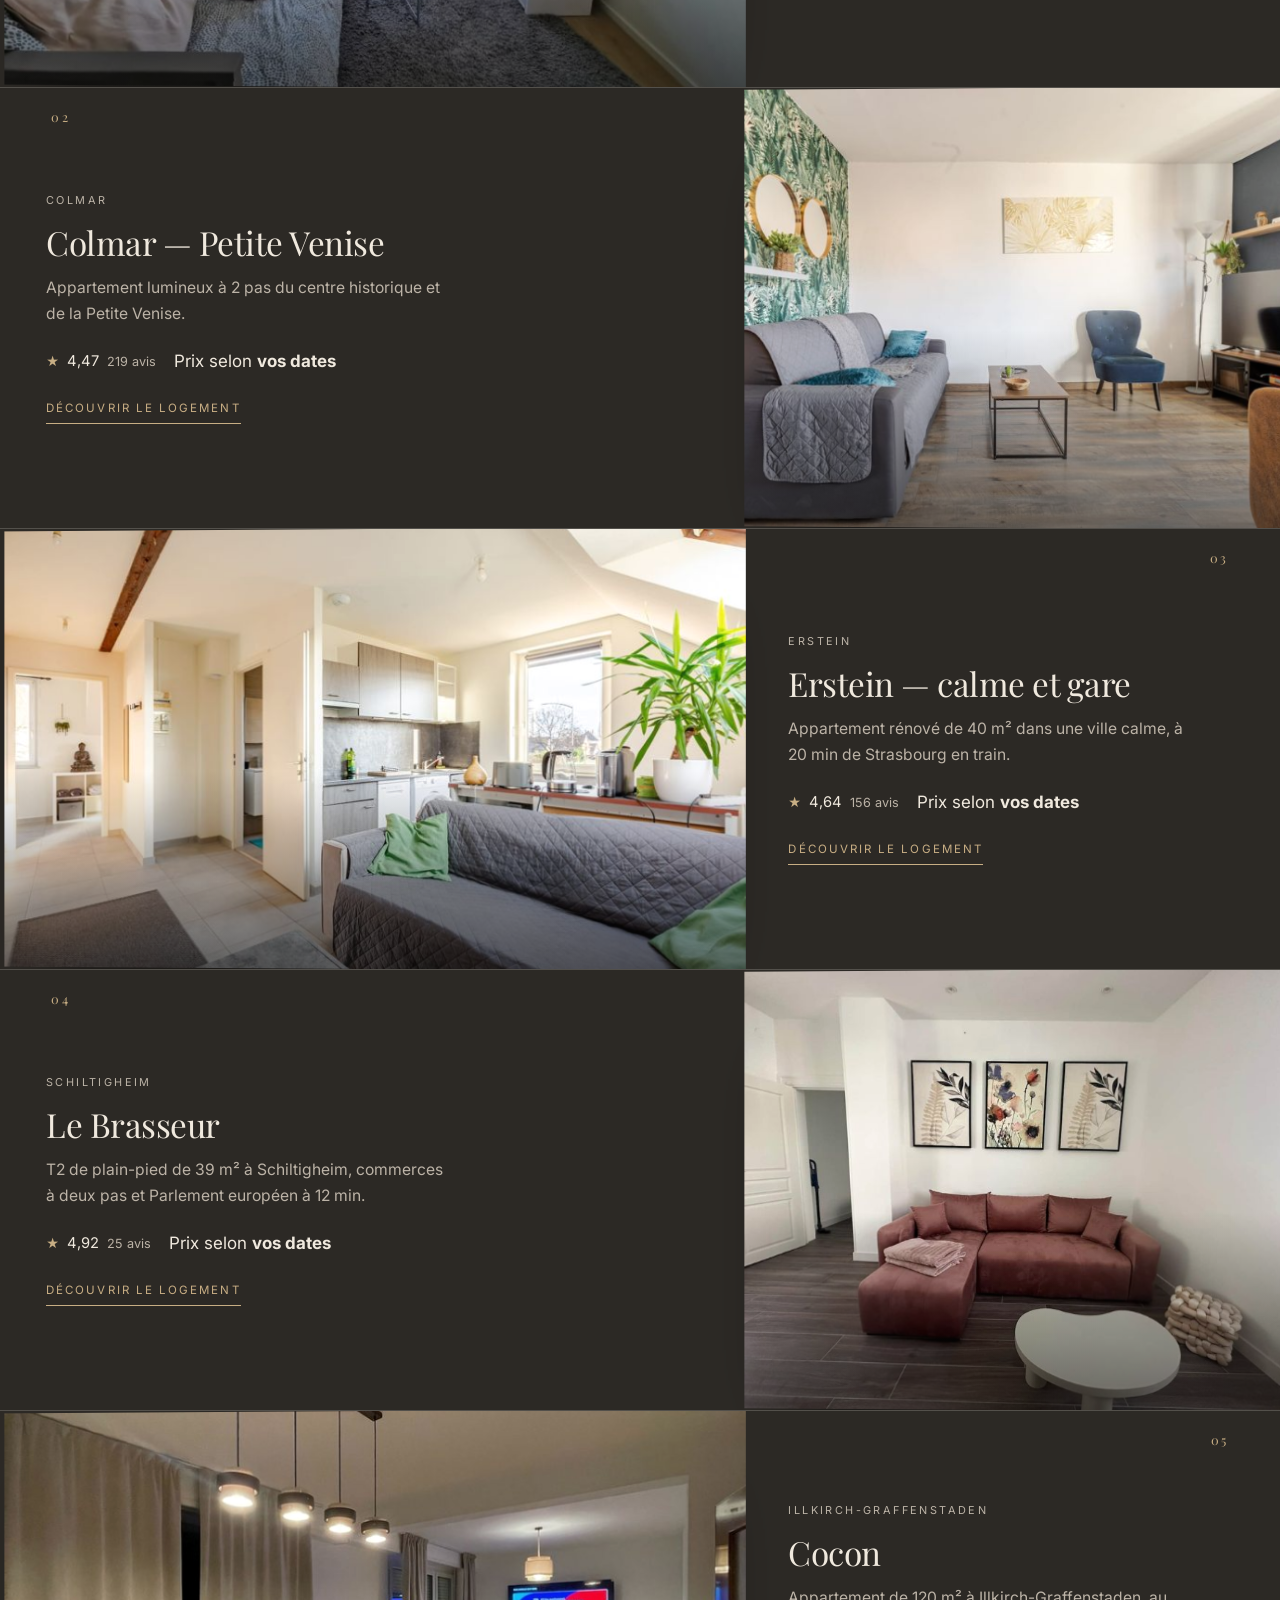
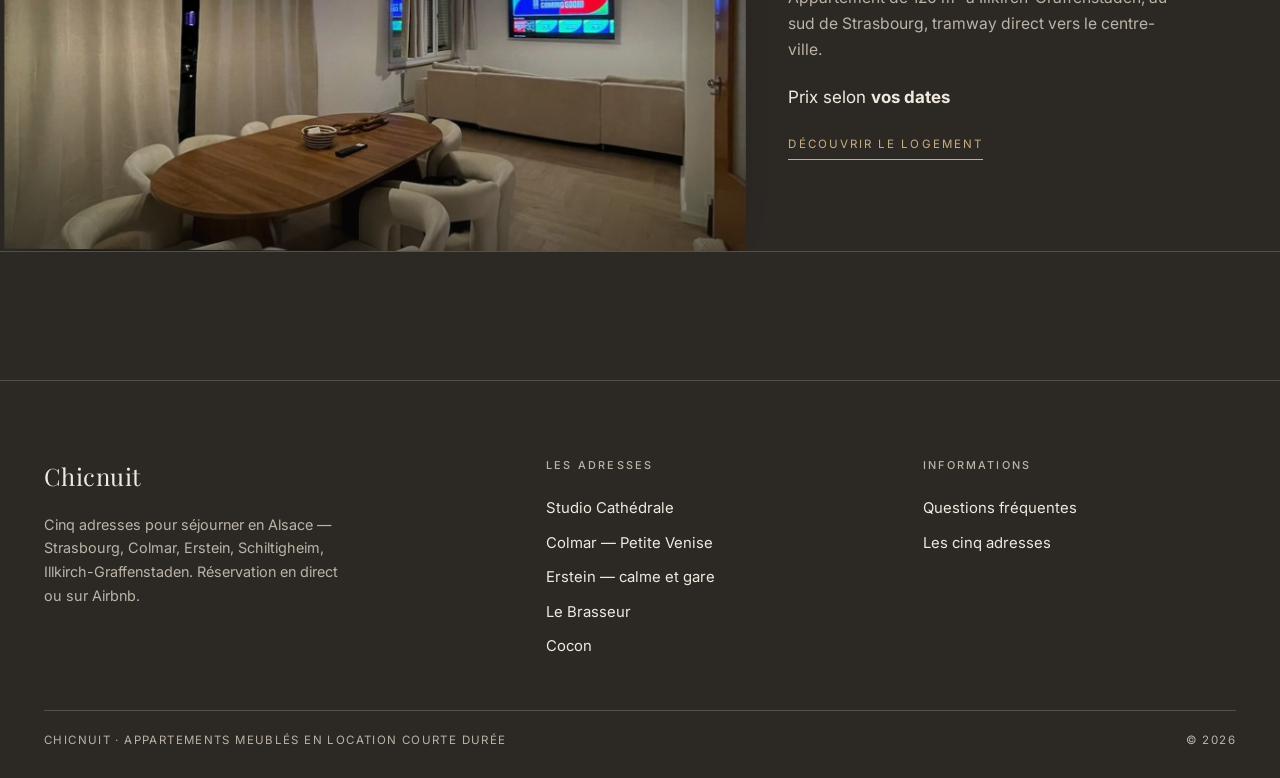
<file: faq.html>
<!DOCTYPE html>
<html lang="fr">
<head>
<meta charset="utf-8">
<meta name="viewport" content="width=device-width, initial-scale=1">
<title>Questions fréquentes — Chicnuit, appartements meublés en Alsace</title>
<meta name="description" content="Arrivée autonome, linge fourni, annulation, animaux, lit bébé : les réponses courtes avant de réserver un appartement Chicnuit en Alsace.">
<meta name="robots" content="index,follow">
<link rel="icon" href="data:image/svg+xml,%3Csvg xmlns='http://www.w3.org/2000/svg' viewBox='0 0 32 32'%3E%3Crect width='32' height='32' fill='%230b0a09'/%3E%3Ctext x='16' y='22' font-family='Georgia,serif' font-size='18' fill='%23c0a062' text-anchor='middle'%3EC%3C/text%3E%3C/svg%3E">
<link rel="preconnect" href="https://fonts.googleapis.com">
<link rel="preconnect" href="https://fonts.gstatic.com" crossorigin>
<link href="https://fonts.googleapis.com/css2?family=Playfair+Display:ital,wght@0,400;0,500;1,400&family=Inter:wght@300;400;500&display=swap" rel="stylesheet">
<link rel="stylesheet" href="assets/style.css?v=202611261226">
<link rel="canonical" href="https://sengchanhkano-prog.github.io/chicnuit/faq.html">
<meta property="og:type" content="website">
<meta property="og:title" content="Questions fréquentes — Chicnuit, appartements meublés en Alsace">
<meta property="og:description" content="Arrivée autonome, linge fourni, annulation, animaux, lit bébé : les réponses courtes avant de réserver un appartement Chicnuit en Alsace.">
<meta property="og:url" content="https://sengchanhkano-prog.github.io/chicnuit/faq.html">
<meta property="og:image" content="https://sengchanhkano-prog.github.io/chicnuit/img/cathedrale-01.jpg">
<meta property="og:locale" content="fr_FR">
<meta name="twitter:card" content="summary_large_image">
</head>
<body data-theme="A">
<a class="skip" href="#principal">Aller au contenu</a>
<header class="topbar">
  <div class="topbar-in">
    <a class="marque" href="index.html" aria-label="Chicnuit — accueil">
      <span class="marque-nom">Chicnuit</span>
      <span class="marque-sur">Locations meublées · Alsace</span>
    </a>
    <nav class="nav" aria-label="Navigation principale"><a href="index.html" class="nav-l">Accueil</a><a href="faq.html" class="nav-l est-actif">Questions</a>
      <a class="nav-l nav-cta" href="index.html#adresses">Les logements</a>
    </nav>
    <button class="burger" type="button" aria-expanded="false" aria-controls="menu-mobile">
      <span></span><span></span><span></span><span class="burger-txt">Menu</span>
    </button>
  </div>
  <div class="menu-mobile" id="menu-mobile" hidden>
    <nav aria-label="Navigation téléphone">
      <a href="index.html">Accueil</a>
      <a href="index.html#adresses">Les logements</a>
      <a href="faq.html">Questions fréquentes</a>
    </nav>
    <p class="menu-note">Réservation en direct ou sur Airbnb · arrivée autonome</p>
  </div>
</header>
<main id="principal">
<section class="entete-page">
  <p class="eyebrow">Questions fréquentes</p>
  <h1 class="display-2">Tout ce qu'il faut savoir avant d'arriver</h1>
  <p class="lede">Arrivée, linge, parking, prix, annulation : les réponses courtes, sans surprise.</p>
</section>

<section class="faq faq--page">
  <div class="faq-in">
    <h2 class="titre-2">Les questions générales</h2>
    <div class="faq-liste"><details class="faq-item"><summary>Comment se passe l'arrivée ?</summary><p>Arrivée 100 % autonome : serrure connectée Igloohome ou boîte à clés selon le logement. Les codes, photos et instructions sont envoyés avant l'arrivée.</p></details><details class="faq-item"><summary>Quelles sont les heures d'arrivée et de départ ?</summary><p>Elles dépendent du logement : arrivée entre 13 h et 15 h, départ entre 10 h et 11 h. Les horaires exacts sont indiqués sur la page de chaque logement.</p></details><details class="faq-item"><summary>Le linge est-il fourni ?</summary><p>Oui : draps et serviettes fournis dans tous nos logements (1 serviette par voyageur).</p></details><details class="faq-item"><summary>Y a-t-il le Wi-Fi ?</summary><p>Oui, le Wi-Fi est gratuit dans tous nos logements (fibre au Studio Cathédrale, à Colmar et à Erstein).</p></details><details class="faq-item"><summary>Y a-t-il une machine à laver ?</summary><p>Oui au Brasseur et au Cocon, avec un sèche-linge. Pour les autres logements, demandez-nous avant de réserver.</p></details><details class="faq-item"><summary>Où peut-on se garer ?</summary><p>Cela dépend du logement. À Erstein et près du Cocon, le stationnement est gratuit dans les rues. Au Brasseur, la zone bleue devant est payante et des places gratuites se trouvent dans les rues à côté. À Strasbourg, le parking des Bateliers (payant) est à 7 min à pied. À Colmar, la rue est payante du lundi au samedi, de 9 h à 19 h (gratuite le soir et le dimanche) et le parking de la Manufacture est gratuit à 8 min. Le détail est rappelé sur chaque page.</p></details><details class="faq-item"><summary>Y a-t-il un ascenseur ?</summary><p>Non : nos logements sont à l'étage sans ascenseur (Studio Cathédrale 4ᵉ, Colmar 3ᵉ, Cocon 2ᵉ, Erstein 1er). Seul Le Brasseur est de plain-pied.</p></details><details class="faq-item"><summary>Quelle est la politique d'annulation ?</summary><p>Non remboursable moins de 30 jours avant l'arrivée. L'option « annulation prolongée » Airbnb (petit supplément) permet d'annuler gratuitement jusqu'à 24 h avant.</p></details><details class="faq-item"><summary>Peut-on fumer ?</summary><p>Non, tous nos logements sont non-fumeurs à l'intérieur.</p></details><details class="faq-item"><summary>Les animaux sont-ils acceptés ?</summary><p>Oui à Erstein, uniquement sur déclaration préalable. Pour les autres logements, demandez-nous avant de réserver.</p></details><details class="faq-item"><summary>Y a-t-il un lit bébé ?</summary><p>Lit bébé sur demande (petit supplément) à Colmar, à Erstein et au Brasseur ; selon disponibilité dans les autres logements.</p></details><details class="faq-item"><summary>Comment réserver sans passer par Airbnb ?</summary><p>Sur la page du logement, indiquez vos dates : le prix exact s'affiche en direct et la réservation se fait sur notre site, sans frais de plateforme. Vous pouvez aussi nous écrire avec le formulaire de contact.</p></details><details class="faq-item"><summary>Comment le prix est-il calculé ?</summary><p>Il dépend des dates et du nombre de nuits. Choisissez vos dates d'arrivée et de départ : le prix de votre séjour s'affiche aussitôt, en direct depuis notre calendrier de réservation (nuits + éventuels frais de ménage).</p></details><details class="faq-item"><summary>Réserver en direct, ça change quoi ?</summary><p>Vous réservez directement sur notre site : pas de frais de voyageur Airbnb ajoutés, et un échange direct avec nous.</p></details><details class="faq-item"><summary>Le prix affiché est-il le prix final ?</summary><p>Oui. Le calendrier de réservation affiche le prix total de votre séjour : nuits et ménage compris. Aucun supplément n'est ajouté au moment de payer.</p></details><details class="faq-item"><summary>Comment savoir si mes dates sont libres ?</summary><p>Sur le calendrier de la page du logement : les dates déjà réservées sont barrées et ne peuvent pas être choisies, seules les dates libres restent cliquables.</p></details><details class="faq-item"><summary>Puis-je poser une question avant de réserver ?</summary><p>Oui. Le formulaire « Une date en tête ? » se trouve en bas de chaque page : laissez votre e-mail et vos dates, nous vous répondons par e-mail, en général dans la journée.</p></details><details class="faq-item"><summary>Combien de voyageurs peut-on loger ?</summary><p>Cela dépend du logement : 2 voyageurs au Studio Cathédrale, jusqu'à 4 à Colmar, à Erstein et au Brasseur, jusqu'à 6 au Cocon. Le nombre exact est indiqué sur chaque page.</p></details><details class="faq-item"><summary>Comment suis-je prévenu que ma réservation est acceptée ?</summary><p>Vous recevez une confirmation par e-mail à l'adresse indiquée lors de la réservation, avec le récapitulatif de votre séjour. Les codes et les instructions d'arrivée vous sont envoyés séparément, avant votre venue.</p></details><details class="faq-item"><summary>Puis-je prolonger mon séjour une fois sur place ?</summary><p>C'est possible selon les réservations suivantes. Écrivez-nous le plus tôt possible : si les dates sont libres, nous vous envoyons une proposition de prix pour les nuits en plus.</p></details><details class="faq-item"><summary>Le logement est-il calme ?</summary><p>La rue et le quartier de chaque logement sont décrits sur sa page. Si le calme est votre priorité, dites-le-nous : nous vous répondons franchement.</p></details></div>
    <h2 class="titre-2 faq-titre-logements">Question par logement</h2>
    <div class="faq-logement"><h3 class="titre-3"><a href="apartments/cathedrale.html">Studio Cathédrale · Strasbourg</a></h3><div class="faq-liste"><details class="faq-item"><summary>Combien de voyageurs, quelle surface ?</summary><p>2 voyageurs · 18 m² · lit 140 × 200.</p></details><details class="faq-item"><summary>Quelles sont les heures d'arrivée et de départ ?</summary><p>Arrivée à partir de 13 h, départ avant 10 h. L'arrivée est autonome : les codes et les instructions arrivent avant votre venue.</p></details><details class="faq-item"><summary>Quel est l'étage ? Y a-t-il un ascenseur ?</summary><p>4ᵉ étage sans ascenseur.</p></details><details class="faq-item"><summary>Où peut-on se garer ?</summary><p>Pas de parking devant l'immeuble. Le parking des Bateliers (payant) est à 7 min à pied.</p></details><details class="faq-item"><summary>Les animaux sont-ils acceptés ?</summary><p>Pas par défaut : demandez-nous avant de réserver.</p></details><details class="faq-item"><summary>Y a-t-il un lit bébé ?</summary><p>Selon disponibilité : demandez-nous avant de réserver.</p></details></div></div><div class="faq-logement"><h3 class="titre-3"><a href="apartments/colmar.html">Colmar — Petite Venise · Colmar</a></h3><div class="faq-liste"><details class="faq-item"><summary>Combien de voyageurs, quelle surface ?</summary><p>Jusqu'à 4 voyageurs · lit queen + canapé-lit · 3ᵉ étage.</p></details><details class="faq-item"><summary>Quelles sont les heures d'arrivée et de départ ?</summary><p>Arrivée à partir de 15 h, départ avant 11 h. L'arrivée est autonome : les codes et les instructions arrivent avant votre venue.</p></details><details class="faq-item"><summary>Quel est l'étage ? Y a-t-il un ascenseur ?</summary><p>3ᵉ étage sans ascenseur.</p></details><details class="faq-item"><summary>Où peut-on se garer ?</summary><p>Stationnement dans la rue payant du lundi au samedi, de 9 h à 19 h (gratuit le soir, le dimanche et les jours fériés) ; parking de la Manufacture gratuit à 8 min à pied.</p></details><details class="faq-item"><summary>Les animaux sont-ils acceptés ?</summary><p>Pas par défaut : demandez-nous avant de réserver.</p></details><details class="faq-item"><summary>Y a-t-il un lit bébé ?</summary><p>Oui, sur demande (petit supplément).</p></details></div></div><div class="faq-logement"><h3 class="titre-3"><a href="apartments/erstein.html">Erstein — calme et gare · Erstein</a></h3><div class="faq-liste"><details class="faq-item"><summary>Combien de voyageurs, quelle surface ?</summary><p>Jusqu'à 4 voyageurs · 40 m² · lit queen + canapé-lit.</p></details><details class="faq-item"><summary>Quelles sont les heures d'arrivée et de départ ?</summary><p>Arrivée à partir de 14 h, départ avant 10 h. L'arrivée est autonome : les codes et les instructions arrivent avant votre venue.</p></details><details class="faq-item"><summary>Quel est l'étage ? Y a-t-il un ascenseur ?</summary><p>1er étage sans ascenseur.</p></details><details class="faq-item"><summary>Où peut-on se garer ?</summary><p>Parking gratuit dans la rue (rue Henri-Dunant).</p></details><details class="faq-item"><summary>Les animaux sont-ils acceptés ?</summary><p>Oui, sur déclaration préalable.</p></details><details class="faq-item"><summary>Y a-t-il un lit bébé ?</summary><p>Lit bébé parapluie sur demande (petit supplément).</p></details></div></div><div class="faq-logement"><h3 class="titre-3"><a href="apartments/brasseur.html">Le Brasseur · Schiltigheim</a></h3><div class="faq-liste"><details class="faq-item"><summary>Combien de voyageurs, quelle surface ?</summary><p>Jusqu'à 4 voyageurs · T2 de 39 m² · plain-pied.</p></details><details class="faq-item"><summary>Quelles sont les heures d'arrivée et de départ ?</summary><p>Arrivée à partir de 15 h, départ avant 11 h. L'arrivée est autonome : les codes et les instructions arrivent avant votre venue.</p></details><details class="faq-item"><summary>Quel est l'étage ? Y a-t-il un ascenseur ?</summary><p>De plain-pied (une petite marche à l'entrée).</p></details><details class="faq-item"><summary>Où peut-on se garer ?</summary><p>Pas de parking privé : la zone bleue devant est payante, des places gratuites se trouvent dans les rues à côté.</p></details><details class="faq-item"><summary>Y a-t-il un lave-linge ?</summary><p>Oui, avec un sèche-linge.</p></details><details class="faq-item"><summary>Les animaux sont-ils acceptés ?</summary><p>Pas par défaut : demandez-nous avant de réserver.</p></details><details class="faq-item"><summary>Y a-t-il un lit bébé ?</summary><p>Lit bébé parapluie sur demande (petit supplément).</p></details></div></div><div class="faq-logement"><h3 class="titre-3"><a href="apartments/cocon.html">Cocon · Illkirch-Graffenstaden</a></h3><div class="faq-liste"><details class="faq-item"><summary>Combien de voyageurs, quelle surface ?</summary><p>Jusqu'à 6 voyageurs · 120 m² · balcon.</p></details><details class="faq-item"><summary>Quelles sont les heures d'arrivée et de départ ?</summary><p>Arrivée à partir de 15 h, départ avant 11 h. L'arrivée est autonome : les codes et les instructions arrivent avant votre venue.</p></details><details class="faq-item"><summary>Quel est l'étage ? Y a-t-il un ascenseur ?</summary><p>2ᵉ étage sans ascenseur.</p></details><details class="faq-item"><summary>Où peut-on se garer ?</summary><p>Des places de parking gratuites se trouvent dans les rues autour de l'immeuble.</p></details><details class="faq-item"><summary>Y a-t-il un lave-linge ?</summary><p>Oui, avec un sèche-linge.</p></details><details class="faq-item"><summary>Les animaux sont-ils acceptés ?</summary><p>Pas par défaut : demandez-nous avant de réserver.</p></details><details class="faq-item"><summary>Y a-t-il un lit bébé ?</summary><p>Selon disponibilité : demandez-nous avant de réserver.</p></details></div></div>
  </div>
</section>


<section class="contact" id="ecrire">
  <div class="contact-in">
    <div class="contact-cadre">
      <p class="eyebrow">Une question, une date en tête ?</p>
      <h2 class="titre-2">Écrivez-nous, on répond vite</h2>
      <p class="contact-lede">Dites-nous vos dates, le nombre de voyageurs et ce qui compte pour vous.
      Réponse par e-mail, en général dans la journée.</p>
      <form class="contact-form" data-contact data-logement="Tous les logements" data-mail="sengchanhkano@gmail.com" novalidate>
        <input type="hidden" name="website2" value="" tabindex="-1" autocomplete="off" aria-hidden="true">
        <input type="hidden" name="t0" value="0">
        <div class="contact-grille">
          <label class="champ"><span>Votre nom</span><input type="text" name="nom" required maxlength="120" autocomplete="name"></label>
          <label class="champ"><span>Votre e-mail</span><input type="email" name="email" required maxlength="160" autocomplete="email" inputmode="email"></label>
        </div>
        <label class="champ"><span>Vos dates</span><input type="text" name="dates" maxlength="120" placeholder="Du 12 au 15 décembre, 2 adultes"></label>
        <label class="champ"><span>Votre message</span><textarea name="message" rows="4" required maxlength="3000" placeholder="Bonjour, je cherche un logement pour…"></textarea></label>
        <p class="contact-piege" aria-hidden="true">Laissez ce champ vide : <input type="text" name="website" tabindex="-1" autocomplete="off"></p>
        <div class="contact-bas">
          <button class="btn btn--plein" type="submit">Envoyer</button>
          <p class="contact-retour" role="status" aria-live="polite"></p>
        </div>
      </form>
    </div>
  </div>
</section>


<section class="adresses adresses--faq">
  <div class="adresses-tete"><p class="eyebrow">Les logements</p>
  <h2 class="titre-2">Et si on choisissait ?</h2></div>
  <div class="adresses-piste"><article class="addr" data-num="01">
  <a class="addr-cadre" href="apartments/cathedrale.html" aria-label="Studio Cathédrale"><div class="addr-media"><img src="img/cathedrale-01-800.jpg" alt="Studio Cathédrale" loading="eager" decoding="async"></div></a>
  <div class="addr-corps">
    <p class="addr-ville">Strasbourg</p>
    <h3 class="addr-nom">Studio Cathédrale</h3>
    <p class="addr-texte">Studio cosy à Strasbourg</p>
    <div class="addr-meta"><span class="note"><span class="note-e">★</span> 4,82<span class="note-a">537 avis</span></span><span class="addr-prix">Prix selon <b>vos dates</b></span></div>
    <a class="addr-lien" href="apartments/cathedrale.html">Découvrir le logement</a>
  </div>
</article><article class="addr" data-num="02">
  <a class="addr-cadre" href="apartments/colmar.html" aria-label="Colmar — Petite Venise"><div class="addr-media"><img src="img/colmar-01-800.jpg" alt="Colmar — Petite Venise" loading="eager" decoding="async"></div></a>
  <div class="addr-corps">
    <p class="addr-ville">Colmar</p>
    <h3 class="addr-nom">Colmar — Petite Venise</h3>
    <p class="addr-texte">Appartement lumineux à 2 pas du centre historique et de la Petite Venise.</p>
    <div class="addr-meta"><span class="note"><span class="note-e">★</span> 4,47<span class="note-a">219 avis</span></span><span class="addr-prix">Prix selon <b>vos dates</b></span></div>
    <a class="addr-lien" href="apartments/colmar.html">Découvrir le logement</a>
  </div>
</article><article class="addr" data-num="03">
  <a class="addr-cadre" href="apartments/erstein.html" aria-label="Erstein — calme et gare"><div class="addr-media"><img src="img/erstein-01-800.jpg" alt="Erstein — calme et gare" loading="lazy" decoding="async"></div></a>
  <div class="addr-corps">
    <p class="addr-ville">Erstein</p>
    <h3 class="addr-nom">Erstein — calme et gare</h3>
    <p class="addr-texte">Appartement rénové de 40 m² dans une ville calme, à 20 min de Strasbourg en train.</p>
    <div class="addr-meta"><span class="note"><span class="note-e">★</span> 4,64<span class="note-a">156 avis</span></span><span class="addr-prix">Prix selon <b>vos dates</b></span></div>
    <a class="addr-lien" href="apartments/erstein.html">Découvrir le logement</a>
  </div>
</article><article class="addr" data-num="04">
  <a class="addr-cadre" href="apartments/brasseur.html" aria-label="Le Brasseur"><div class="addr-media"><img src="img/brasseur-01-800.jpg" alt="Le Brasseur" loading="lazy" decoding="async"></div></a>
  <div class="addr-corps">
    <p class="addr-ville">Schiltigheim</p>
    <h3 class="addr-nom">Le Brasseur</h3>
    <p class="addr-texte">T2 de plain-pied de 39 m² à Schiltigheim, commerces à deux pas et Parlement européen à 12 min.</p>
    <div class="addr-meta"><span class="note"><span class="note-e">★</span> 4,92<span class="note-a">25 avis</span></span><span class="addr-prix">Prix selon <b>vos dates</b></span></div>
    <a class="addr-lien" href="apartments/brasseur.html">Découvrir le logement</a>
  </div>
</article><article class="addr" data-num="05">
  <a class="addr-cadre" href="apartments/cocon.html" aria-label="Cocon"><div class="addr-media"><img src="img/cocon-19-800.jpg" alt="Cocon" loading="lazy" decoding="async"></div></a>
  <div class="addr-corps">
    <p class="addr-ville">Illkirch-Graffenstaden</p>
    <h3 class="addr-nom">Cocon</h3>
    <p class="addr-texte">Appartement de 120 m² à Illkirch-Graffenstaden, au sud de Strasbourg, tramway direct vers le centre-ville.</p>
    <div class="addr-meta"><span class="addr-prix">Prix selon <b>vos dates</b></span></div>
    <a class="addr-lien" href="apartments/cocon.html">Découvrir le logement</a>
  </div>
</article></div>
</section>
</main>
<footer class="pied">
  <div class="pied-in">
    <div class="pied-marque">
      <span class="marque-nom">Chicnuit</span>
      <p>Cinq adresses pour séjourner en Alsace — Strasbourg, Colmar, Erstein, Schiltigheim,
      Illkirch-Graffenstaden. Réservation en direct ou sur Airbnb.</p>
    </div>
    <nav class="pied-nav" aria-label="Les logements"><h2>Les adresses</h2><ul><li><a href="apartments/cathedrale.html">Studio Cathédrale</a></li><li><a href="apartments/colmar.html">Colmar — Petite Venise</a></li><li><a href="apartments/erstein.html">Erstein — calme et gare</a></li><li><a href="apartments/brasseur.html">Le Brasseur</a></li><li><a href="apartments/cocon.html">Cocon</a></li></ul></nav>
    <nav class="pied-nav" aria-label="Informations"><h2>Informations</h2>
      <ul><li><a href="faq.html">Questions fréquentes</a></li>
      <li><a href="index.html#adresses">Les cinq adresses</a></li></ul>
    </nav>
  </div>
  <div class="pied-legal"><span>Chicnuit · Appartements meublés en location courte durée</span><span>© 2026</span></div>
</footer>
<script src="assets/app.js?v=202611261226" defer></script>
</body>
</html>
</file>
<file: assets/style.css>
/* ==========================================================================
   Chicnuit — socle commun aux 3 modèles (typographie, composants, mouvement)
   Les couleurs et les mises en page viennent de theme-<A|B|C>.css
   ========================================================================== */

*, *::before, *::after { box-sizing: border-box; }
html { -webkit-text-size-adjust: 100%; scroll-behavior: smooth; }
@media (prefers-reduced-motion: reduce) { html { scroll-behavior: auto; } }

body {
  margin: 0;
  background: var(--bg);
  color: var(--txt);
  font-family: var(--sans);
  font-size: 17px;
  line-height: 1.65;
  font-weight: 400;
  -webkit-font-smoothing: antialiased;
  text-rendering: optimizeLegibility;
  overflow-x: hidden;
}
img, svg, iframe { display: block; max-width: 100%; }
img { height: auto; }
h1, h2, h3, h4, p, ul, ol, dl, dd, figure { margin: 0; }
ul, ol { padding: 0; list-style: none; }
a { color: inherit; text-decoration: none; }
button { font: inherit; color: inherit; background: none; border: 0; cursor: pointer; }
:focus-visible { outline: 2px solid var(--accent); outline-offset: 3px; }
::selection { background: var(--accent); color: var(--txt-sur-accent, #fff); }

.skip {
  position: absolute; left: -999px; top: 0; z-index: 200;
  padding: 12px 18px; background: var(--accent); color: #fff; font-size: 14px;
}
.skip:focus { left: 12px; top: 12px; }

/* --- typographie ------------------------------------------------------- */
.display {
  font-family: var(--serif);
  font-weight: var(--display-gras, 400);
  font-size: clamp(2.6rem, 6.4vw, 5.4rem);
  line-height: 1.02;
  letter-spacing: -0.025em;
  text-wrap: balance;
}
.display-2 {
  font-family: var(--serif);
  font-weight: var(--display-gras, 400);
  font-size: clamp(2rem, 4.4vw, 3.6rem);
  line-height: 1.06;
  letter-spacing: -0.02em;
  text-wrap: balance;
}
.titre-2 {
  font-family: var(--serif);
  font-weight: var(--display-gras, 400);
  font-size: clamp(1.55rem, 3vw, 2.5rem);
  line-height: 1.12;
  letter-spacing: -0.015em;
  text-wrap: balance;
}
.titre-3 {
  font-family: var(--sans);
  font-weight: var(--titre-3-gras, 500);
  font-size: 0.78rem;
  letter-spacing: 0.18em;
  text-transform: uppercase;
  color: var(--txt-2);
}
.lede {
  font-size: clamp(1.02rem, 1.4vw, 1.22rem);
  line-height: 1.6;
  color: var(--txt-2);
  max-width: 46ch;
}
.eyebrow {
  font-family: var(--mono, var(--sans));
  font-size: 0.7rem;
  letter-spacing: 0.22em;
  text-transform: uppercase;
  color: var(--accent);
  margin-bottom: 18px;
}
p { max-width: 66ch; }

/* --- boutons ----------------------------------------------------------- */
.btn {
  display: inline-flex; align-items: center; justify-content: center; gap: 10px; text-align: center;
  min-height: 50px; padding: 0 26px;
  font-size: 0.8rem; font-weight: 500; letter-spacing: 0.1em; text-transform: uppercase;
  border: 1px solid var(--accent);
  color: var(--accent);
  transition: background .35s ease, color .35s ease, border-color .35s ease, transform .35s ease;
}
.btn:hover { background: var(--accent); color: var(--txt-sur-accent, #fff); transform: translateY(-2px); }
.btn--plein { background: var(--accent); color: var(--txt-sur-accent, #fff); }
.btn--plein:hover { filter: brightness(1.08); }
.btn--ghost { border-color: var(--ligne); color: var(--txt); }
.btn--ghost:hover { background: var(--txt); color: var(--bg); border-color: var(--txt); }

/* --- note & prix ------------------------------------------------------- */
.note { display: inline-flex; align-items: baseline; gap: 8px; font-size: 0.92rem; }
.note-e { color: var(--accent); font-size: 0.86em; }
.note-a { color: var(--txt-2); font-size: 0.86em; }
.prix { font-size: 0.95rem; color: var(--txt-2); }
.prix b { font-family: var(--serif); font-size: 1.5em; font-weight: var(--display-gras, 400); color: var(--txt); }

/* --- barre de navigation ---------------------------------------------- */
.topbar {
  position: absolute; inset: 0 0 auto 0; z-index: 60;
  padding: 22px clamp(18px, 4vw, 44px);
}
.topbar-in { display: flex; align-items: center; justify-content: space-between; gap: 24px; }
.marque { display: flex; flex-direction: column; line-height: 1.1; }
.marque-nom {
  font-family: var(--serif); font-size: 1.42rem; font-weight: var(--display-gras, 400);
  letter-spacing: 0.02em;
}
.marque-sur { font-size: 0.62rem; letter-spacing: 0.26em; text-transform: uppercase; color: var(--txt-2); margin-top: 5px; }
.nav { display: flex; align-items: center; gap: clamp(16px, 2.4vw, 34px); }
.nav-l {
  font-size: 0.72rem; letter-spacing: 0.16em; text-transform: uppercase;
  padding-bottom: 4px; border-bottom: 1px solid transparent;
  transition: border-color .3s ease, color .3s ease;
}
.nav-l:hover, .nav-l.est-actif { border-color: var(--accent); }
.nav-cta { color: var(--accent); }

.burger { position: relative; z-index: 56; display: none; flex-direction: column; gap: 4px; padding: 10px 0; }
.burger span:not(.burger-txt) { display: block; width: 22px; height: 1px; background: currentColor; transition: transform .3s ease, opacity .3s ease; }
.burger-txt { font-size: 0.66rem; letter-spacing: 0.2em; text-transform: uppercase; margin-top: 5px; }
.burger[aria-expanded="true"] span:nth-child(1) { transform: translateY(5px) rotate(45deg); }
.burger[aria-expanded="true"] span:nth-child(2) { opacity: 0; }
.burger[aria-expanded="true"] span:nth-child(3) { transform: translateY(-5px) rotate(-45deg); }
.menu-mobile {
  position: fixed; inset: 0; z-index: 55;
  background: var(--bg); padding: 110px clamp(22px, 7vw, 48px) 40px;
  display: flex; flex-direction: column; gap: 34px;
}
.menu-mobile[hidden] { display: none; }
.menu-mobile a {
  font-family: var(--serif); font-size: clamp(1.7rem, 7vw, 2.4rem);
  line-height: 1.15; letter-spacing: -0.02em;
  border-bottom: 1px solid var(--ligne); padding-bottom: 14px;
}
.menu-mobile nav { display: flex; flex-direction: column; gap: 22px; }
.menu-note { font-size: 0.72rem; letter-spacing: 0.18em; text-transform: uppercase; color: var(--txt-2); margin-top: auto; }
body.menu-ouvert { overflow: hidden; }

/* --- anneau 3D des logements ------------------------------------------ */
.anneau { position: relative; padding: clamp(70px, 9vw, 110px) 0 clamp(90px, 12vw, 150px); overflow: hidden; }
.anneau-tete { text-align: center; margin-bottom: clamp(30px, 4vw, 46px); padding: 0 var(--gouttiere); }
.anneau-note { font-size: 0.72rem; letter-spacing: 0.18em; text-transform: uppercase; color: var(--txt-2); margin-top: 12px; }
.anneau-scene {
  --carte-l: 300px; --carte-h: 400px; --rayon: 310px;
  height: var(--carte-h); display: flex; align-items: center; justify-content: center;
  perspective: 1500px; perspective-origin: 50% 42%;
  touch-action: pan-y; cursor: grab;
}
.anneau-scene:active { cursor: grabbing; }
.anneau-piste {
  position: relative; width: var(--carte-l); height: var(--carte-h);
  transform-style: preserve-3d; will-change: transform;
}
.anneau-carte {
  position: absolute; inset: 0; display: block; overflow: hidden;
  transform: rotateY(calc(var(--i) * 72deg)) translateZ(var(--rayon));
  backface-visibility: hidden; -webkit-backface-visibility: hidden;
  background: var(--bg-2);
  box-shadow: 0 40px 60px -40px rgba(0, 0, 0, .8);
  transition: box-shadow .4s ease;
}
.anneau-carte:hover { box-shadow: 0 46px 80px -40px rgba(0, 0, 0, .9); }
.anneau-img { position: absolute; inset: 0; display: block; }
.anneau-img img { width: 100%; height: 100%; object-fit: cover; filter: saturate(0.96) contrast(1.02) brightness(1.02); }
.anneau-img::after {
  content: ""; position: absolute; inset: 0;
  background: linear-gradient(180deg, rgba(0,0,0,0) 42%, rgba(0,0,0,.78) 100%);
}
.anneau-img--vide {
  display: flex; align-items: center; justify-content: center;
  font-family: var(--serif); font-size: 1.2rem; color: var(--txt);
  background: radial-gradient(120% 90% at 50% 0%, #1b1713 0%, #0b0a09 70%);
}
.anneau-txt {
  position: absolute; left: 0; right: 0; bottom: 0; z-index: 2;
  display: flex; flex-direction: column; gap: 4px; padding: 16px 20px 18px;
  /* Kano 26/11 : bandeau plein de la couleur du site (lisible sur toutes les photos) */
  color: var(--txt, #f0e9de); background: var(--bg, #2c2925); border-top: 1px solid var(--accent, #c8ae84);
}
.anneau-ville { font-size: 0.6rem; letter-spacing: 0.22em; text-transform: uppercase; color: var(--accent, #c8ae84); }
.anneau-nom { font-family: var(--serif); font-size: 1.3rem; line-height: 1.1; letter-spacing: -0.01em; }
.anneau-prix { font-size: 0.8rem; color: rgba(255,255,255,.85); margin-top: 6px; }
.anneau-prix b { font-family: var(--serif); font-size: 1.25rem; font-weight: 400; }
.anneau-ombre {
  width: 46%; height: 34px; margin: -6px auto 0; border-radius: 50%;
  background: radial-gradient(50% 50% at 50% 50%, rgba(0,0,0,.55), rgba(0,0,0,0) 70%);
  filter: blur(6px);
}
body[data-theme="B"] .anneau-ombre { background: radial-gradient(50% 50% at 50% 50%, rgba(27,23,20,.28), rgba(27,23,20,0) 70%); }
body[data-theme="C"] .anneau-ombre { background: radial-gradient(50% 50% at 50% 50%, rgba(20,23,26,.3), rgba(20,23,26,0) 70%); }
@media (max-width: 620px) {
  .anneau-scene { --carte-l: 210px; --carte-h: 290px; --rayon: 225px; }
  .anneau-nom { font-size: 1.05rem; }
  .anneau-txt { padding: 14px 16px 16px; }
}

.anneau-piste.est-statique { transform: none !important; }
/* mouvement réduit (réglage du téléphone / Mac) : les 5 cartes à plat, en grille.
   Avant le 26/11 la piste faisait 0 px de large : section vide. */
.anneau-piste.est-statique {
  width: min(100%, 1180px); height: auto; margin: 0 auto; padding: 0 var(--gouttiere);
  display: grid; grid-template-columns: repeat(auto-fit, minmax(200px, 1fr)); gap: 18px;
}
.anneau-piste.est-statique .anneau-carte {
  position: relative; inset: auto; display: flex; flex-direction: column; width: auto; margin: 0;
  transform: none; backface-visibility: visible;
}
.anneau-piste.est-statique .anneau-img { position: relative; inset: auto; aspect-ratio: 4 / 5; }
.anneau-piste.est-statique .anneau-img::after { display: none; }
.anneau-piste.est-statique .anneau-txt { position: relative; flex: 1; }
.anneau-scene:has(.anneau-piste.est-statique) { height: auto; display: block; }
.anneau-scene:has(.anneau-piste.est-statique) + .anneau-ombre { display: none; }
.anneau-tete > * { margin-left: auto; margin-right: auto; }
/* calendrier (flatpickr) aux couleurs du site : dates prises barrées */
.flatpickr-calendar { font-family: var(--sans); }
.flatpickr-day.selected, .flatpickr-day.selected:hover { background: var(--accent, #c8ae84); border-color: var(--accent, #c8ae84); color: var(--txt-sur-accent, #2c2925); }
.flatpickr-day.flatpickr-disabled, .flatpickr-day.flatpickr-disabled:hover { text-decoration: line-through; opacity: .38; }
.reserver-legende { margin-top: 8px; font-size: 0.85rem; color: var(--txt-2); }

/* --- explication / promesses ------------------------------------------ */
.experience { padding: clamp(70px, 9vw, 120px) var(--gouttiere); border-top: 1px solid var(--ligne); }
.experience-in { max-width: var(--maxw); margin: 0 auto; }
.experience-in > .titre-2 { max-width: 16ch; }
.promesses { display: grid; grid-template-columns: repeat(3, 1fr); gap: clamp(24px, 4vw, 60px); margin-top: clamp(30px, 4vw, 50px); }
.promesse { border-top: 1px solid var(--ligne); padding-top: 20px; }
.promesse-n { font-family: var(--mono, var(--sans)); font-size: 0.68rem; letter-spacing: 0.2em; color: var(--accent); }
.promesse h3 {
  font-family: var(--serif); font-weight: var(--display-gras, 400);
  font-size: 1.35rem; line-height: 1.2; margin: 10px 0 10px;
}
.promesse p { color: var(--txt-2); font-size: 0.95rem; max-width: 34ch; }
@media (max-width: 820px) { .promesses { grid-template-columns: 1fr; } }

/* --- listes, faq ------------------------------------------------------- */
.liste li {
  position: relative; padding: 11px 0 11px 22px;
  border-bottom: 1px solid var(--ligne); font-size: 0.96rem; color: var(--txt-2);
}
.liste li::before {
  content: ""; position: absolute; left: 0; top: 19px; width: 7px; height: 1px; background: var(--accent);
}
.faq-liste { border-top: 1px solid var(--ligne); }
.faq-item { border-bottom: 1px solid var(--ligne); }
.faq-item summary {
  cursor: pointer; list-style: none;
  padding: 20px 0; font-size: 1.02rem; font-weight: 500;
  display: flex; align-items: baseline; justify-content: space-between; gap: 20px;
}
.faq-item summary::-webkit-details-marker { display: none; }
.faq-item summary::after {
  content: "+"; font-family: var(--mono, monospace); font-size: 1.05rem; color: var(--accent);
  transition: transform .3s ease;
}
.faq-item[open] summary::after { transform: rotate(45deg); }
.faq-item p { padding: 0 0 22px; color: var(--txt-2); max-width: 62ch; }
.lien {
  display: inline-block; font-size: 0.74rem; letter-spacing: 0.16em; text-transform: uppercase;
  color: var(--accent); border-bottom: 1px solid currentColor; padding-bottom: 4px;
  transition: opacity .3s ease;
}
.lien:hover { opacity: .6; }

/* --- pied de page ------------------------------------------------------ */
.pied { border-top: 1px solid var(--ligne); padding: clamp(40px, 6vw, 76px) clamp(18px, 4vw, 44px) 28px; }
.pied-in {
  display: grid; grid-template-columns: 1.4fr 1fr 1fr; gap: clamp(28px, 5vw, 70px);
  max-width: var(--maxw); margin: 0 auto;
}
.pied-marque p { margin-top: 16px; font-size: 0.9rem; color: var(--txt-2); max-width: 34ch; }
.pied-nav h2 {
  font-family: var(--sans); font-size: 0.68rem; font-weight: 500; letter-spacing: 0.2em;
  text-transform: uppercase; color: var(--txt-2); margin-bottom: 16px;
}
.pied-nav li { padding: 5px 0; font-size: 0.93rem; }
.pied-nav a { border-bottom: 1px solid transparent; transition: border-color .3s ease; }
.pied-nav a:hover { border-color: var(--accent); }
.pied-legal {
  display: flex; flex-wrap: wrap; gap: 14px; justify-content: space-between;
  max-width: var(--maxw); margin: 46px auto 0; padding-top: 20px;
  border-top: 1px solid var(--ligne);
  font-size: 0.72rem; letter-spacing: 0.12em; text-transform: uppercase; color: var(--txt-2);
}

/* --- mouvement --------------------------------------------------------- */
.reveal { opacity: 0; transform: translateY(22px); transition: opacity .9s cubic-bezier(.16,1,.3,1), transform .9s cubic-bezier(.16,1,.3,1); transition-delay: var(--d, 0s); }
.reveal.est-visible { opacity: 1; transform: none; }
@media (prefers-reduced-motion: reduce) {
  .reveal { opacity: 1 !important; transform: none !important; transition: none !important; }
  * { animation-duration: .01ms !important; animation-iteration-count: 1 !important; }
}

/* --- responsive commun ------------------------------------------------ */
@media (max-width: 980px) {
  .nav { display: none; }
  .burger { display: flex; }
  .pied-in { grid-template-columns: 1fr 1fr; }
  .pied-marque { grid-column: 1 / -1; }
}
@media (max-width: 620px) {
  body { font-size: 16px; }
  .pied-in { grid-template-columns: 1fr; }
  .btn { width: 100%; }
  .hero-actions { flex-direction: column; align-items: stretch; }
}


/* ---------------------------------------------------------------- formulaire contact */
.contact { padding: clamp(56px, 9vw, 110px) 0; }
.contact-in { max-width: 780px; margin: 0 auto; padding: 0 24px; }
.contact-cadre {
  background: var(--bg-2); border: 1px solid var(--ligne);
  padding: clamp(28px, 4.6vw, 56px);
}
.contact-cadre .titre-2 { margin-bottom: 8px; }
.contact-lede { margin: 0 0 30px; max-width: 52ch; color: var(--txt-2); }
.contact-grille { display: grid; grid-template-columns: 1fr 1fr; gap: 20px; }
@media (max-width: 640px) { .contact-grille { grid-template-columns: 1fr; } }
.champ { display: block; margin-bottom: 20px; }
.champ > span {
  display: block; font-size: 0.7rem; letter-spacing: 0.16em; text-transform: uppercase;
  opacity: 0.7; margin-bottom: 8px;
}
.champ input, .champ textarea {
  width: 100%; padding: 13px 2px; font: inherit; font-size: 1rem;
  color: inherit; background: transparent; border: 0; border-bottom: 1px solid var(--ligne);
  border-radius: 0; transition: border-color .25s ease;
}
.champ textarea { resize: vertical; min-height: 96px; line-height: 1.6; }
.champ input:focus, .champ textarea:focus { outline: none; border-bottom-color: var(--accent); }
.champ input::placeholder, .champ textarea::placeholder { color: inherit; opacity: 0.6; }
.contact-piege { position: absolute; left: -9999px; width: 1px; height: 1px; overflow: hidden; }
.contact-bas { display: flex; align-items: center; gap: 18px; flex-wrap: wrap; margin-top: 8px; }
.contact-retour { font-size: 0.92rem; opacity: 0.85; }
.contact-retour.est-erreur { opacity: 1; }
.contact-mention { font-size: 0.78rem; opacity: 0.55; margin-top: 14px; }

/* --- légende des diapositives de l'accueil ----------------------------- */
/* Nom + ville du logement montré par le diaporama du haut (une photo toutes les 3 s). */
.slide-titre {
  position: absolute; z-index: 2; left: 26px; top: 112px;
  font-size: 0.7rem; letter-spacing: 0.2em; text-transform: uppercase;
  /* Kano 26/11 : nom + ville sur un fond de la couleur du site, jamais blanc sur photo */
  color: var(--accent, #c8ae84); background: var(--bg, #2c2925); padding: 9px 14px 8px;
  box-shadow: 0 8px 24px -10px rgba(0,0,0,.6);
}

/* --- vos dates, votre prix --------------------------------------------- */
/* Le visiteur choisit ses dates ; le moteur Beds24 (prix et disponibilité en direct)
   se charge dans le cadre. Aucun prix n'est écrit en dur sur le site. */
.reserver {
  border-bottom: 1px solid var(--ligne); background: var(--bg-2);
  padding: clamp(34px, 5vw, 62px) var(--gouttiere);
}
.reserver-in { max-width: var(--maxw); margin: 0 auto; }
.reserver .titre-2 { margin-bottom: 10px; }
.reserver-lede { color: var(--txt-2); margin-bottom: 26px; max-width: 66ch; }
.reserver-barre {
  display: grid; grid-template-columns: 1fr 1fr 0.7fr auto;
  gap: 14px; align-items: stretch;
}
.reserver-barre .btn { align-self: stretch; }
.reserver-champ { display: block; border: 1px solid var(--ligne); background: var(--bg); padding: 10px 14px 8px; }
.reserver-champ > span {
  display: block; font-size: 0.64rem; letter-spacing: 0.18em; text-transform: uppercase;
  color: var(--txt-2); margin-bottom: 2px;
}
.reserver-champ input, .reserver-champ select {
  width: 100%; font: inherit; font-size: 1rem; color: var(--txt);
  background: transparent; border: 0; border-radius: 0; padding: 6px 0; color-scheme: dark;
}
.reserver-champ select option { color: #2c2925; background: #f0e9de; }
.reserver-champ input:focus-visible, .reserver-champ select:focus-visible { outline-offset: 6px; }
.reserver-retour { min-height: 1.5em; margin-top: 14px; font-size: 0.95rem; color: var(--txt-2); }
.reserver-retour.est-erreur { color: #e9b79c; }
.reserver-note { margin-top: 6px; font-size: 0.86rem; color: var(--txt-2); }
.reserver-note .lien { font-size: inherit; text-transform: none; letter-spacing: 0.02em; }

/* Fenêtre de réservation : le moteur Beds24 (prix + disponibilité en direct, réservation)
   s'ouvre par-dessus la page avec les dates déjà remplies. */
.moteur-fenetre { position: fixed; inset: 0; z-index: 150; }
.moteur-fenetre[hidden] { display: none; }
.moteur-fond { position: absolute; inset: 0; background: rgba(11, 10, 9, 0.82); }
.moteur-boite {
  position: absolute; left: 50%; top: 50%; transform: translate(-50%, -50%);
  width: min(1180px, 95vw); height: min(92vh, 980px);
  background: #fff; box-shadow: 0 40px 90px -30px rgba(0, 0, 0, 0.95);
}
.moteur-fermer {
  position: absolute; right: 0; top: -50px; z-index: 3;
  width: 42px; height: 42px; display: flex; align-items: center; justify-content: center;
  color: #fff; font-size: 1.05rem; background: rgba(255, 255, 255, 0.14);
  border-radius: 50%; transition: background .25s ease;
}
.moteur-fermer:hover { background: rgba(255, 255, 255, 0.28); }
.moteur-rouleau { position: absolute; inset: 0; overflow-y: auto; -webkit-overflow-scrolling: touch; }
.moteur-rouleau iframe { display: block; width: 100%; height: var(--moteur-h, 1840px); border: 0; background: #fff; }
body.moteur-ouvert { overflow: hidden; }

@media (max-width: 900px) {
  .reserver-barre { grid-template-columns: 1fr 1fr; }
  .reserver-barre .btn { grid-column: 1 / -1; }
}
@media (max-width: 620px) {
  .slide-titre { top: 96px; left: 16px; letter-spacing: 0.16em; }
  .reserver-barre { grid-template-columns: 1fr; }
  .moteur-boite { left: 0; top: 0; transform: none; width: 100%; height: 100vh; height: 100dvh; }
  .moteur-fermer { right: 10px; top: 10px; background: rgba(11, 10, 9, 0.78); }
  .moteur-rouleau iframe { height: 2780px; }
}


/* ---------------------------------------------------------------- section réservation */
.reserver { padding: clamp(56px, 8vw, 104px) 0; }
.reserver-in {
  display: grid; grid-template-columns: minmax(0, 0.92fr) minmax(0, 1.08fr);
  gap: clamp(26px, 5vw, 64px); align-items: start;
  max-width: 1240px; margin: 0 auto; padding: 0 24px;
}
.reserver-texte .liste { margin: 20px 0 26px; }
.reserver-cadre { background: #fff; border: 1px solid var(--ligne); border-radius: 6px; overflow: hidden; }
.reserver-cadre iframe { display: block; width: 100%; height: 1000px; border: 0; }
@media (max-width: 980px) {
  .reserver-in { grid-template-columns: 1fr; }
  .reserver-cadre iframe { height: 1040px; }
}

/* ==========================================================================
   MODÈLE A — « Nocturne » : nuit profonde, laiton, rail latéral, diaporama plein cadre
   ========================================================================== */
body[data-theme="A"] {
  --bg: #2c2925;
  --bg-2: #35312c;
  --bg-3: #3f3a34;
  --txt: #f0e9de;
  --txt-2: #bcb3a7;
  --accent: #c8ae84;
  --txt-sur-accent: #2c2925;
  --ligne: rgba(240, 233, 222, 0.20);
  --serif: "Playfair Display", "Times New Roman", serif;
  --sans: "Inter", system-ui, sans-serif;
  --mono: "Inter", system-ui, sans-serif;
  --display-gras: 400;
  --titre-3-gras: 500;
  --maxw: 1320px;
  --gouttiere: clamp(18px, 4vw, 52px);
}

/* --- navigation haute (remplace le rail latéral, jugé peu lisible) ----- */
body[data-theme="A"] .topbar {
  position: absolute; inset: 0 0 auto 0; padding: 26px var(--gouttiere);
  border-bottom: 1px solid rgba(242, 235, 223, 0.12);
  background: var(--bg);
}
body[data-theme="A"] .topbar-in { align-items: center; }
body[data-theme="A"] .marque-nom { font-size: 1.5rem; }
body[data-theme="A"] .nav-l { font-size: 0.7rem; letter-spacing: 0.2em; }

/* --- héros : panneau nuit + grande image (texte jamais posé sur la photo) --- */
body[data-theme="A"] .hero {
  position: relative; display: grid; grid-template-columns: 44% 56%;
  min-height: 92svh; background: var(--bg); overflow: hidden;
}
body[data-theme="A"] .hero-media { position: relative; order: 2; overflow: hidden; min-height: 60svh; }
body[data-theme="A"] .slide { position: absolute; inset: 0; opacity: 0; transition: opacity 1.4s ease; }
body[data-theme="A"] .slide.is-on { opacity: 1; }
body[data-theme="A"] .slide img {
  width: 100%; height: 100%; object-fit: cover;
  transform: scale(1.03); animation: kenburns 28s ease-in-out infinite alternate;
  filter: saturate(0.96) contrast(1.02) brightness(1.03);
}
@keyframes kenburns { from { transform: scale(1.03) translate3d(0, 0, 0); } to { transform: scale(1.1) translate3d(-1.2%, -0.8%, 0); } }
body[data-theme="A"] .hero-voile { display: none; }
body[data-theme="A"] .hero-contenu {
  position: relative; order: 1; z-index: 3;
  display: flex; flex-direction: column; justify-content: center;
  padding: clamp(100px, 12vw, 150px) clamp(22px, 3.4vw, 54px) clamp(40px, 5vw, 60px) var(--gouttiere);
}
body[data-theme="A"] .hero-contenu::after {
  content: ""; position: absolute; right: 0; top: 14%; bottom: 14%; width: 1px;
  background: linear-gradient(180deg, transparent, var(--accent), transparent); opacity: .7;
}
body[data-theme="A"] .hero-contenu .display {
  max-width: 100%; margin-bottom: 22px;
  font-size: clamp(3.1rem, 7vw, 6rem);
  font-weight: 500;
  line-height: 0.98;
}
body[data-theme="A"] .titre-2 { font-weight: 500; }
body[data-theme="A"] .addr-nom { font-weight: 500; }
body[data-theme="A"] .anneau-nom { font-weight: 500; }
body[data-theme="A"] .fiche-prix b { font-weight: 500; }
body[data-theme="A"] .hero-contenu .lede { max-width: 34ch; margin-bottom: 26px; }
body[data-theme="A"] .hero-meta { display: flex; flex-wrap: wrap; align-items: center; gap: 22px; margin-bottom: 30px;
  padding-top: 18px; border-top: 1px solid var(--ligne); }
body[data-theme="A"] .hero-actions { display: flex; flex-wrap: wrap; gap: 12px; }
body[data-theme="A"] .btn {
  background: linear-gradient(180deg, rgba(255,255,255,.10), rgba(255,255,255,0) 55%), transparent;
  box-shadow: inset 0 1px 0 rgba(255,255,255,.14), inset 0 -1px 0 rgba(0,0,0,.35),
              0 14px 26px -18px rgba(0,0,0,.95);
  transform-style: preserve-3d;
  transition: transform .28s cubic-bezier(.16,1,.3,1), box-shadow .28s ease, background .28s ease, color .28s ease;
}
body[data-theme="A"] .btn:hover {
  transform: translateY(-3px);
  box-shadow: inset 0 1px 0 rgba(255,255,255,.2), inset 0 -1px 0 rgba(0,0,0,.35),
              0 22px 34px -18px rgba(0,0,0,1);
}
body[data-theme="A"] .btn:active { transform: translateY(-1px) scale(.99); }
body[data-theme="A"] .btn--plein {
  background: linear-gradient(180deg, #d8c096, #b89c6c 60%, #a98d5f);
  color: #2c2925; border-color: #a98d5f;
  box-shadow: inset 0 1px 0 rgba(255,255,255,.45), inset 0 -2px 0 rgba(0,0,0,.22),
              0 16px 30px -18px rgba(0,0,0,.95);
}
body[data-theme="A"] .btn--plein:hover { filter: brightness(1.06); }
body[data-theme="A"] .btn-note { font-size: 0.62rem; letter-spacing: 0.16em; text-transform: uppercase; opacity: .7; }
body[data-theme="A"] .hero--texte { grid-template-columns: 1fr; min-height: 78svh; }
body[data-theme="A"] .hero--texte .hero-contenu { padding-top: clamp(110px, 14vw, 170px); }
body[data-theme="A"] .hero--texte .hero-contenu::after { display: none; }
body[data-theme="A"] .anneau-img--sansphoto {
  display: flex; align-items: center; justify-content: center;
  font-family: var(--serif); font-size: 1.7rem; color: var(--txt);
  background: radial-gradient(120% 90% at 50% 0%, #2e2a26 0%, #1e1c1a 70%);
}
body[data-theme="A"] .hero-fil {
  position: absolute; z-index: 4; right: var(--gouttiere); bottom: 24px;
  display: flex; gap: 18px;
  font-size: 0.6rem; letter-spacing: 0.26em; text-transform: uppercase; color: #fff;
  text-shadow: 0 1px 18px rgba(0,0,0,.8), 0 0 3px rgba(0,0,0,.85);
}
body[data-theme="A"] .hero--logement { grid-template-columns: 48% 52%; min-height: 82svh; }
body[data-theme="A"] .hero--logement .display { font-size: clamp(2.4rem, 4.8vw, 4rem); max-width: 14ch; }

/* --- bandeau essentiels ------------------------------------------------ */
body[data-theme="A"] .essentiels-fond { border-bottom: 1px solid var(--ligne); background: var(--bg-2); }
body[data-theme="A"] .essentiels {
  display: grid; grid-template-columns: repeat(4, 1fr);
  max-width: var(--maxw); margin: 0 auto; padding: 0 var(--gouttiere);
}
body[data-theme="A"] .ess { padding: 26px 0 26px 22px; border-left: 1px solid var(--ligne); }
body[data-theme="A"] .ess:first-child { border-left: 0; padding-left: 0; }
body[data-theme="A"] .ess-k { display: block; font-size: 0.64rem; letter-spacing: 0.2em; text-transform: uppercase; color: var(--txt-2); margin-bottom: 8px; }
body[data-theme="A"] .ess-v { font-family: var(--serif); font-size: 1.5rem; line-height: 1.1; }

/* --- manifeste --------------------------------------------------------- */
body[data-theme="A"] .manifeste { padding: clamp(80px, 12vw, 150px) var(--gouttiere); }
body[data-theme="A"] .manifeste-in { max-width: 900px; margin: 0 auto; text-align: left; }
body[data-theme="A"] .manifeste .titre-2 { max-width: 22ch; margin-bottom: 26px; }
body[data-theme="A"] .manifeste-txt { color: var(--txt-2); font-size: 1.02rem; max-width: 56ch; }

/* --- adresses ---------------------------------------------------------- */
body[data-theme="A"] .adresses { padding: clamp(60px, 8vw, 110px) 0 clamp(80px, 10vw, 140px); }
body[data-theme="A"] .adresses-tete {
  max-width: var(--maxw); margin: 0 auto clamp(40px, 6vw, 70px);
  padding: 0 var(--gouttiere);
  display: flex; flex-wrap: wrap; align-items: flex-end; justify-content: space-between; gap: 20px;
}
body[data-theme="A"] .adresses-tete .eyebrow { margin-bottom: 0; }
body[data-theme="A"] .adresses-tete .titre-2 { flex: 1 1 320px; }
body[data-theme="A"] .adresses-piste { display: block; border-top: 1px solid var(--ligne); }
body[data-theme="A"] .addr {
  display: grid; grid-template-columns: 58% 42%; align-items: stretch;
  border-bottom: 1px solid var(--ligne); position: relative; overflow: clip;
}
body[data-theme="A"] .addr:nth-child(even) .addr-cadre { order: 2; }
body[data-theme="A"] .addr-cadre {
  position: relative; overflow: hidden; display: block; min-height: 440px;
  transform: perspective(1400px) rotateY(-2.4deg);
  box-shadow: 0 40px 70px -50px rgba(0,0,0,.9);
}
body[data-theme="A"] .addr-media { position: absolute; inset: 0; overflow: hidden; }
body[data-theme="A"] .addr-media img {
  width: 100%; height: 100%; object-fit: cover;
  transition: transform 1.4s cubic-bezier(.16,1,.3,1), filter .6s ease;
  filter: saturate(0.94) contrast(1.02);
}
body[data-theme="A"] .addr:hover .addr-media img { transform: scale(1.05); filter: saturate(1.02) contrast(1.04); }
body[data-theme="A"] .addr-media::after {
  content: ""; position: absolute; inset: 0;
  background: linear-gradient(180deg, transparent 55%, rgba(11,10,9,.55) 100%);
}
body[data-theme="A"] .addr-corps {
  display: flex; flex-direction: column; justify-content: center; gap: 14px;
  padding: clamp(34px, 4.6vw, 66px) clamp(24px, 3.6vw, 56px);
  position: relative;
}
body[data-theme="A"] .addr::before {
  content: attr(data-num); position: absolute; top: 18px; right: var(--gouttiere);
  font-family: var(--serif); font-size: 0.8rem; letter-spacing: 0.2em; color: var(--accent);
}
body[data-theme="A"] .addr:nth-child(even)::before { right: auto; left: var(--gouttiere); }
body[data-theme="A"] .addr-ville { font-size: 0.68rem; letter-spacing: 0.22em; text-transform: uppercase; color: var(--txt-2); }
body[data-theme="A"] .addr-nom { font-family: var(--serif); font-weight: 400; font-size: clamp(1.5rem, 2.6vw, 2.2rem); line-height: 1.1; letter-spacing: -0.015em; }
body[data-theme="A"] .addr-texte { color: var(--txt-2); font-size: 0.98rem; max-width: 40ch; }
body[data-theme="A"] .addr-meta { display: flex; flex-wrap: wrap; align-items: center; gap: 18px; margin-top: 6px; }
body[data-theme="A"] .addr-lien {
  align-self: flex-start; margin-top: 10px; padding-bottom: 5px;
  font-size: 0.72rem; letter-spacing: 0.18em; text-transform: uppercase; color: var(--accent);
  border-bottom: 1px solid var(--accent); transition: opacity .3s ease, letter-spacing .4s ease;
}
body[data-theme="A"] .addr-lien:hover { opacity: .7; letter-spacing: .24em; }
body[data-theme="A"] .addr-media--sansphoto {
  display: flex; align-items: center; justify-content: center; flex-direction: column; gap: 10px;
  background: radial-gradient(120% 90% at 50% 0%, #2e2a26 0%, #1e1c1a 70%);
  border: 1px solid var(--ligne);
}
body[data-theme="A"] .addr-media--sansphoto span {
  font-family: var(--serif); font-size: 1.6rem; color: var(--txt); letter-spacing: .02em;
}
body[data-theme="A"] .addr-media--vide {
  display: flex; align-items: center; justify-content: center; flex-direction: column; gap: 12px;
  background: radial-gradient(120% 90% at 50% 0%, #1b1713 0%, #0b0a09 70%);
  border: 1px solid var(--ligne);
}
body[data-theme="A"] .addr-media--vide::before {
  content: "C"; font-family: var(--serif); font-size: 3rem; color: var(--accent); opacity: .55;
}
body[data-theme="A"] .addr-media--vide span {
  font-family: var(--serif); font-size: 1.25rem; color: var(--txt); letter-spacing: .06em;
}
body[data-theme="A"] .addr-media--vide::after {
  content: "Réouverture bientôt"; position: static; inset: auto; background: none; font-size: 0.6rem; letter-spacing: 0.24em;
  text-transform: uppercase; color: var(--txt-2);
}

/* --- galerie ----------------------------------------------------------- */
body[data-theme="A"] .galerie { padding: clamp(70px, 9vw, 120px) 0; border-top: 1px solid var(--ligne); }
body[data-theme="A"] .galerie-tete {
  max-width: var(--maxw); margin: 0 auto clamp(30px, 4vw, 46px);
  padding: 0 var(--gouttiere); display: flex; flex-wrap: wrap; align-items: baseline; justify-content: space-between; gap: 16px;
}
body[data-theme="A"] .galerie-note { font-size: 0.7rem; letter-spacing: 0.2em; text-transform: uppercase; color: var(--txt-2); }
body[data-theme="A"] .galerie-piste {
  display: flex; gap: 12px; overflow-x: auto; scroll-snap-type: x mandatory;
  padding: 0 var(--gouttiere) 18px; scrollbar-width: thin;
}
body[data-theme="A"] .galerie-piste::after { content: ""; flex: 0 0 1px; }
body[data-theme="A"] .galerie-piste { perspective: 1600px; }
body[data-theme="A"] .g {
  flex: 0 0 min(70vw, 800px); scroll-snap-align: start; position: relative;
  aspect-ratio: 3 / 2; overflow: hidden; background: var(--bg-2);
  transform: rotateY(-3.5deg); box-shadow: 0 30px 60px -45px rgba(0,0,0,.9);
  transition: transform .8s cubic-bezier(.16,1,.3,1);
}
body[data-theme="A"] .g:hover { transform: rotateY(0deg) scale(1.01); }
body[data-theme="A"] .g img { width: 100%; height: 100%; object-fit: cover; filter: saturate(0.94); transition: transform 1.2s cubic-bezier(.16,1,.3,1); }
body[data-theme="A"] .g:hover img { transform: scale(1.04); }
body[data-theme="A"] .g figcaption {
  position: absolute; left: 16px; bottom: 14px;
  font-size: 0.62rem; letter-spacing: 0.2em; text-transform: uppercase; color: #f2ebdf;
  background: rgba(11,10,9,.55); padding: 5px 9px; backdrop-filter: blur(4px);
}

/* --- détail ------------------------------------------------------------ */
body[data-theme="A"] .detail {
  display: grid; grid-template-columns: minmax(0, 7fr) minmax(0, 5fr); gap: clamp(34px, 6vw, 90px);
  max-width: var(--maxw); margin: 0 auto; padding: clamp(70px, 9vw, 120px) var(--gouttiere);
}
body[data-theme="A"] .detail-texte .titre-2 { margin-bottom: 22px; max-width: 24ch; }
body[data-theme="A"] .detail-texte p { color: var(--txt-2); margin-bottom: 18px; }
body[data-theme="A"] .detail-texte .titre-3 { margin: 34px 0 12px; }
body[data-theme="A"] .fiche {
  position: sticky; top: 40px; align-self: start;
  background: var(--bg-2); border: 1px solid var(--ligne); padding: clamp(26px, 3vw, 40px);
  display: flex; flex-direction: column; gap: 16px;
}
body[data-theme="A"] .fiche-sur { font-size: 0.66rem; letter-spacing: 0.2em; text-transform: uppercase; color: var(--txt-2); }
body[data-theme="A"] .fiche-prix b { font-size: 2.6rem; }
body[data-theme="A"] .fiche-dl { display: grid; gap: 0; border-top: 1px solid var(--ligne); }
body[data-theme="A"] .fiche-dl > div { display: flex; justify-content: space-between; gap: 16px; padding: 12px 0; border-bottom: 1px solid var(--ligne); }
body[data-theme="A"] .fiche-dl dt { font-size: 0.72rem; letter-spacing: 0.16em; text-transform: uppercase; color: var(--txt-2); }
body[data-theme="A"] .fiche-dl dd { font-size: 0.95rem; }
body[data-theme="A"] .fiche-note { font-size: 0.78rem; color: var(--txt-2); }

/* --- où --------------------------------------------------------------- */
body[data-theme="A"] .ou {
  display: grid; grid-template-columns: minmax(0, 5fr) minmax(0, 7fr); gap: clamp(30px, 5vw, 70px);
  align-items: center;
  max-width: var(--maxw); margin: 0 auto; padding: clamp(60px, 8vw, 110px) var(--gouttiere);
  border-top: 1px solid var(--ligne);
}
body[data-theme="A"] .ou-texte .titre-2 { margin-bottom: 18px; }
body[data-theme="A"] .ou-texte p { color: var(--txt-2); margin-bottom: 16px; }
body[data-theme="A"] .ou-en { font-style: italic; opacity: .8; }
body[data-theme="A"] .ou-liens { display: flex; flex-wrap: wrap; gap: 22px; margin-top: 24px; }
body[data-theme="A"] .ou-carte { border: 1px solid var(--ligne); background: var(--bg-2); }
/* Plan en couleurs (décision Bolton 26/11/2026 : « on voit rien, elle est pas en couleur »).
   Ne JAMAIS remettre grayscale/invert sur cet iframe. */
body[data-theme="A"] .ou-carte iframe { width: 100%; height: 440px; border: 0; }
body[data-theme="A"] .fiche-prix--texte b { font-size: 1.4rem; line-height: 1.25; display: block; }
body[data-theme="A"] .reserver .titre-2 { margin-bottom: 10px; }
body[data-theme="A"] .faq-logement { margin-top: 38px; }
body[data-theme="A"] .faq-titre-logements { margin-top: 54px; }
body[data-theme="A"] .faq-logement .titre-3 { margin-bottom: 12px; }
body[data-theme="A"] .faq-logement .titre-3 a { border-bottom: 1px solid transparent; transition: border-color .3s ease; }
body[data-theme="A"] .faq-logement .titre-3 a:hover { border-color: var(--accent); }
body[data-theme="A"] .contact-cadre { background: var(--bg-2); }
body[data-theme="A"] .contact .titre-2 { margin-bottom: 6px; }

/* --- faq -------------------------------------------------------------- */
body[data-theme="A"] .faq { border-top: 1px solid var(--ligne); padding: clamp(70px, 9vw, 120px) var(--gouttiere); }
body[data-theme="A"] .faq-in { max-width: 900px; margin: 0 auto; }
body[data-theme="A"] .faq-in .titre-2 { margin-bottom: 34px; }
body[data-theme="A"] .faq-in .lien { margin-top: 30px; }
body[data-theme="A"] .faq--page { padding-top: clamp(40px, 6vw, 70px); }

/* --- cta -------------------------------------------------------------- */
body[data-theme="A"] .cta { background: var(--bg-2); border-top: 1px solid var(--ligne); padding: clamp(80px, 11vw, 150px) var(--gouttiere); }
body[data-theme="A"] .cta-in { max-width: 900px; margin: 0 auto; text-align: left; }
body[data-theme="A"] .cta-in .display-2 { max-width: 18ch; margin-bottom: 34px; }
body[data-theme="A"] .cta .hero-actions { display: flex; flex-wrap: wrap; gap: 14px; }

/* --- page faq --------------------------------------------------------- */
body[data-theme="A"] .entete-page { padding: clamp(140px, 18vw, 220px) var(--gouttiere) clamp(50px, 6vw, 80px); max-width: 900px; }
body[data-theme="A"] .entete-page .display-2 { margin-bottom: 20px; max-width: 20ch; }
body[data-theme="A"] .adresses--faq { border-top: 1px solid var(--ligne); }

/* --- bientôt ---------------------------------------------------------- */
body[data-theme="A"] .bientot { min-height: 78svh; display: flex; align-items: center; padding: 120px var(--gouttiere) 80px; }
body[data-theme="A"] .bientot-in { max-width: 760px; }
body[data-theme="A"] .bientot .display-2 { margin-bottom: 20px; }
body[data-theme="A"] .bientot-note { color: var(--txt-2); margin: 26px 0 30px; max-width: 48ch; }

/* --- responsive ------------------------------------------------------- */
@media (max-width: 1079px) {
  body[data-theme="A"] .hero, body[data-theme="A"] .hero--logement { grid-template-columns: minmax(0, 1fr); }
  body[data-theme="A"] .hero-media { min-height: 52svh; }
  body[data-theme="A"] .hero-contenu .display { max-width: 16ch; font-size: clamp(2.3rem, 7vw, 4rem); }
  body[data-theme="A"] .addr { grid-template-columns: 1fr; }
  body[data-theme="A"] .addr:nth-child(even) .addr-cadre { order: 0; }
  body[data-theme="A"] .addr-cadre { min-height: 56vw; }
  body[data-theme="A"] .detail, body[data-theme="A"] .ou { grid-template-columns: 1fr; }
  body[data-theme="A"] .fiche { position: static; }
  body[data-theme="A"] .essentiels { grid-template-columns: 1fr 1fr; }
  body[data-theme="A"] .ess:nth-child(odd) { border-left: 0; padding-left: 0; }
  body[data-theme="A"] .ess { border-top: 1px solid var(--ligne); }
  body[data-theme="A"] .ess:nth-child(-n+2) { border-top: 0; }
}
@media (max-width: 620px) {
  body[data-theme="A"] .hero-contenu { padding-bottom: 86px; padding-top: 132px; }
  body[data-theme="A"] .display { font-size: clamp(2.3rem, 10.5vw, 3rem); }
  body[data-theme="A"] .hero-fil { font-size: 0.58rem; letter-spacing: 0.18em; }
  body[data-theme="A"] .addr-cadre { min-height: 74vw; }
  body[data-theme="A"] .essentiels { grid-template-columns: 1fr 1fr; }
  body[data-theme="A"] .ess { padding: 18px 0 18px 14px; }
  body[data-theme="A"] .ess-v { font-size: 1.2rem; }
  body[data-theme="A"] .g { flex-basis: 86vw; }
  body[data-theme="A"] .ou-carte iframe { height: 300px; }
}
</file>
